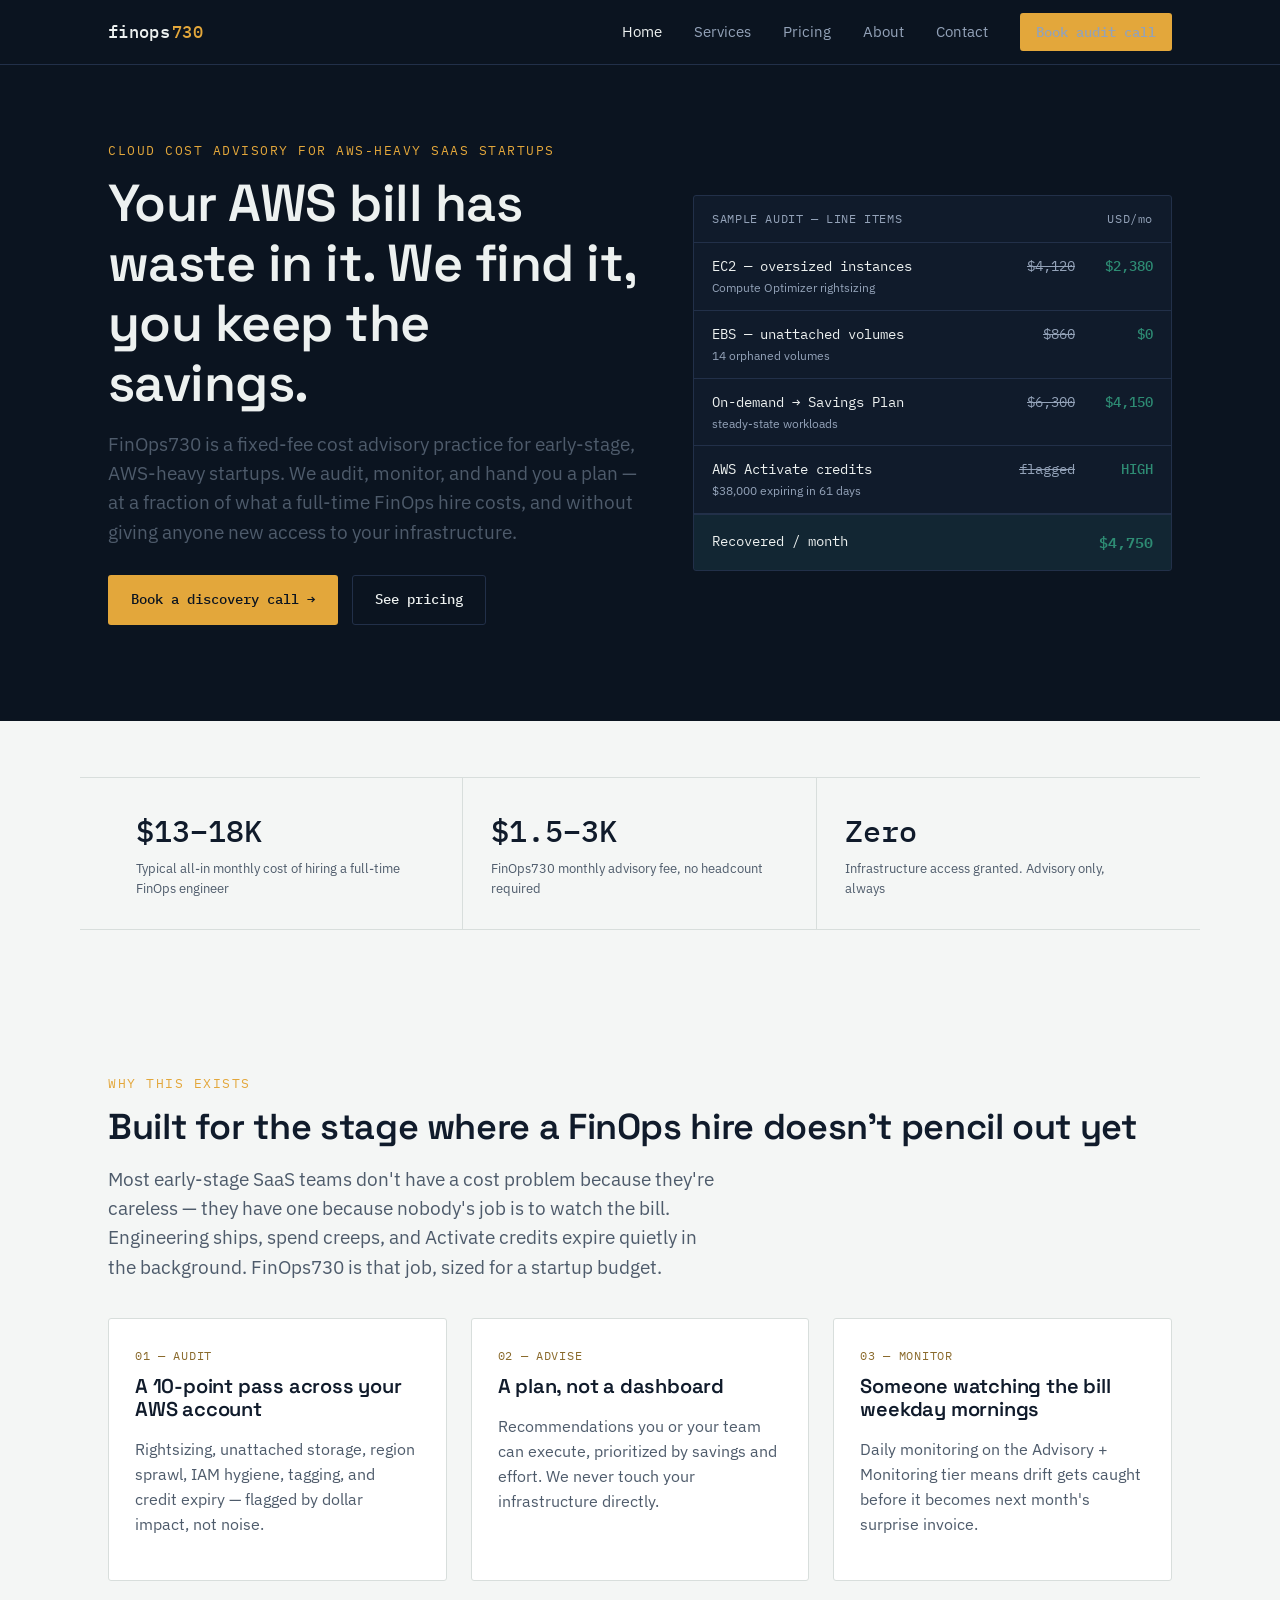
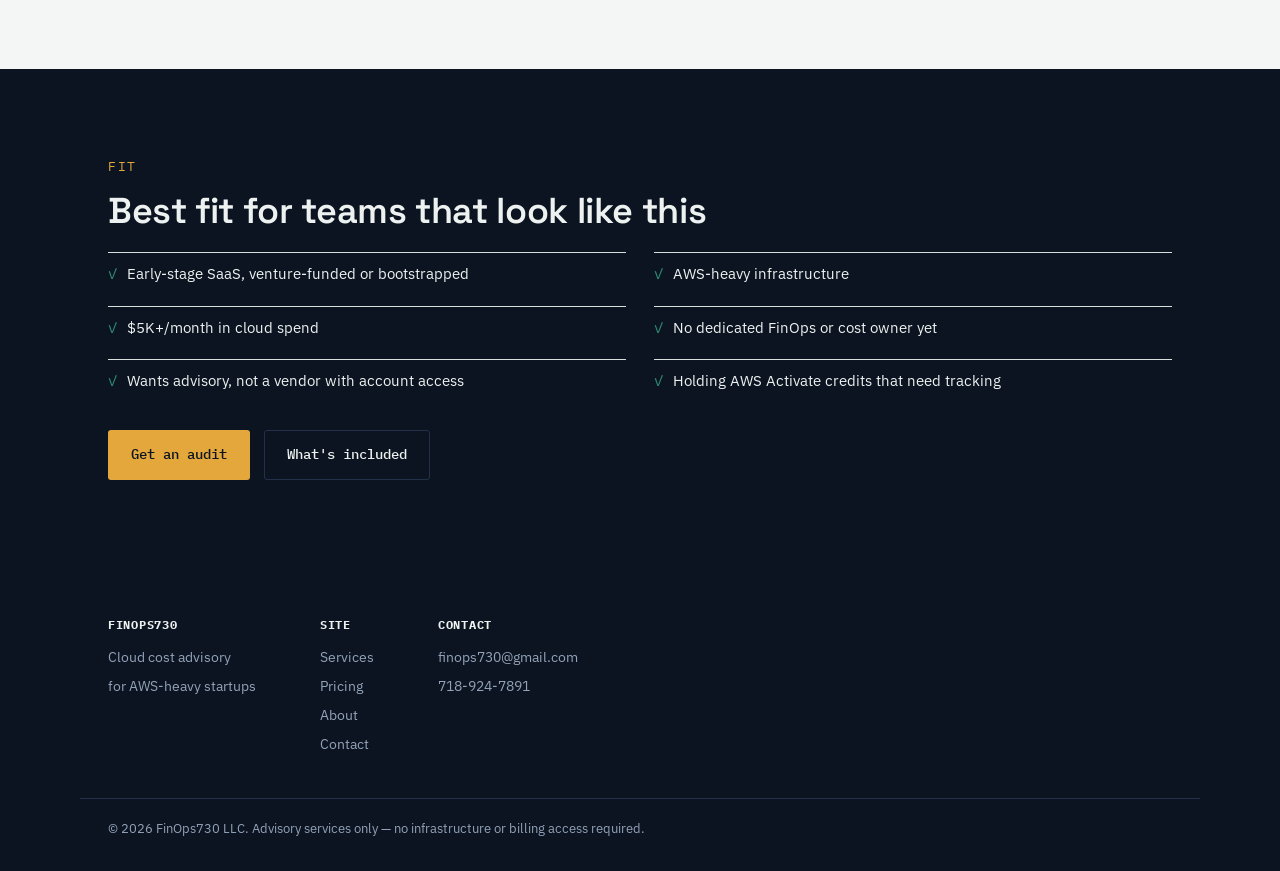
<file: index.html>
<!DOCTYPE html>
<html lang="en">
<head>
<meta charset="UTF-8">
<meta name="viewport" content="width=device-width, initial-scale=1.0">
<title>FinOps730 — Cloud Cost Advisory for AWS-Heavy Startups</title>
<meta name="description" content="Fixed-fee AWS cost advisory for early-stage SaaS teams. Advisory only, no infrastructure access — the cost control of a FinOps hire without the headcount.">
<link rel="canonical" href="https://finops730.com/">
<meta property="og:type" content="website">
<meta property="og:url" content="https://finops730.com/">
<meta property="og:title" content="FinOps730 — Cloud Cost Advisory for AWS-Heavy Startups">
<meta property="og:description" content="Fixed-fee AWS cost advisory for early-stage SaaS teams. Advisory only, no infrastructure access — the cost control of a FinOps hire without the headcount.">
<meta property="og:site_name" content="FinOps730">
<meta name="twitter:card" content="summary">
<meta name="twitter:title" content="FinOps730 — Cloud Cost Advisory for AWS-Heavy Startups">
<meta name="twitter:description" content="Fixed-fee AWS cost advisory for early-stage SaaS teams. Advisory only, no infrastructure access — the cost control of a FinOps hire without the headcount.">
<link rel="preconnect" href="https://fonts.googleapis.com">
<link href="https://fonts.googleapis.com/css2?family=Fraunces:opsz,wght@9..144,500;9..144,600;9..144,700&family=Space+Grotesk:wght@500;600;700&family=IBM+Plex+Sans:wght@400;500;600&family=IBM+Plex+Mono:wght@400;500;600&display=swap" rel="stylesheet">
<link rel="stylesheet" href="style.css">
<script type="application/ld+json">
{
  "@context": "https://schema.org",
  "@type": "ProfessionalService",
  "name": "FinOps730",
  "url": "https://finops730.com/",
  "description": "Fixed-fee AWS cost advisory for early-stage, AWS-heavy SaaS startups. Advisory only — no infrastructure access.",
  "areaServed": "US",
  "priceRange": "$1,500–$3,000/mo",
  "founder": {
    "@type": "Person",
    "name": "Stephen Matthews"
  },
  "email": "finops730@gmail.com",
  "telephone": "+1-718-924-7891",
  "sameAs": []
}
</script>
</head>
<body>

<nav class="nav">
  <div class="wrap">
    <a href="index.html" class="brand">finops<span class="accent">730</span></a>
    <button class="nav-toggle" aria-label="Toggle menu" onclick="document.querySelector('.nav-links').classList.toggle('open')">☰</button>
    <div class="nav-links">
      <a href="index.html" class="active">Home</a>
      <a href="services.html">Services</a>
      <a href="pricing.html">Pricing</a>
      <a href="about.html">About</a>
      <a href="contact.html">Contact</a>
      <a href="contact.html" class="nav-cta">Book audit call</a>
    </div>
  </div>
</nav>

<section class="hero">
  <div class="wrap hero-grid">
    <div>
      <p class="eyebrow">Cloud cost advisory for AWS-heavy SaaS startups</p>
      <h1>Your AWS bill has waste in it. We find it, you keep the savings.</h1>
      <p class="lede">FinOps730 is a fixed-fee cost advisory practice for early-stage, AWS-heavy startups. We audit, monitor, and hand you a plan — at a fraction of what a full-time FinOps hire costs, and without giving anyone new access to your infrastructure.</p>
      <div class="cta-row">
        <a href="contact.html" class="btn btn-primary">Book a discovery call →</a>
        <a href="pricing.html" class="btn btn-ghost">See pricing</a>
      </div>
    </div>
    <div class="ledger">
      <div class="ledger-head"><span>SAMPLE AUDIT — LINE ITEMS</span><span>USD/mo</span></div>
      <div class="ledger-row">
        <div class="ledger-item">EC2 — oversized instances<span class="ledger-note">Compute Optimizer rightsizing</span></div>
        <div class="ledger-was">$4,120</div>
        <div class="ledger-now">$2,380</div>
      </div>
      <div class="ledger-row">
        <div class="ledger-item">EBS — unattached volumes<span class="ledger-note">14 orphaned volumes</span></div>
        <div class="ledger-was">$860</div>
        <div class="ledger-now">$0</div>
      </div>
      <div class="ledger-row">
        <div class="ledger-item">On-demand → Savings Plan<span class="ledger-note">steady-state workloads</span></div>
        <div class="ledger-was">$6,300</div>
        <div class="ledger-now">$4,150</div>
      </div>
      <div class="ledger-row">
        <div class="ledger-item">AWS Activate credits<span class="ledger-note">$38,000 expiring in 61 days</span></div>
        <div class="ledger-was">flagged</div>
        <div class="ledger-now">HIGH</div>
      </div>
      <div class="ledger-total">
        <span class="label">Recovered / month</span>
        <span class="value">$4,750</span>
      </div>
    </div>
  </div>
</section>

<section class="tight">
  <div class="wrap stat-strip">
    <div class="stat">
      <div class="num">$13–18K</div>
      <div class="label">Typical all-in monthly cost of hiring a full-time FinOps engineer</div>
    </div>
    <div class="stat">
      <div class="num">$1.5–3K</div>
      <div class="label">FinOps730 monthly advisory fee, no headcount required</div>
    </div>
    <div class="stat">
      <div class="num">Zero</div>
      <div class="label">Infrastructure access granted. Advisory only, always</div>
    </div>
  </div>
</section>

<section>
  <div class="wrap">
    <p class="eyebrow">Why this exists</p>
    <h2>Built for the stage where a FinOps hire doesn't pencil out yet</h2>
    <p class="lede">Most early-stage SaaS teams don't have a cost problem because they're careless — they have one because nobody's job is to watch the bill. Engineering ships, spend creeps, and Activate credits expire quietly in the background. FinOps730 is that job, sized for a startup budget.</p>
    <div class="grid-3" style="margin-top:36px;">
      <div class="card">
        <span class="tag">01 — Audit</span>
        <h3>A 10-point pass across your AWS account</h3>
        <p>Rightsizing, unattached storage, region sprawl, IAM hygiene, tagging, and credit expiry — flagged by dollar impact, not noise.</p>
      </div>
      <div class="card">
        <span class="tag">02 — Advise</span>
        <h3>A plan, not a dashboard</h3>
        <p>Recommendations you or your team can execute, prioritized by savings and effort. We never touch your infrastructure directly.</p>
      </div>
      <div class="card">
        <span class="tag">03 — Monitor</span>
        <h3>Someone watching the bill weekday mornings</h3>
        <p>Daily monitoring on the Advisory + Monitoring tier means drift gets caught before it becomes next month's surprise invoice.</p>
      </div>
    </div>
  </div>
</section>

<section class="section-dark">
  <div class="wrap">
    <p class="eyebrow">Fit</p>
    <h2>Best fit for teams that look like this</h2>
    <div class="checklist" style="margin-top:20px;">
      <div>Early-stage SaaS, venture-funded or bootstrapped</div>
      <div>AWS-heavy infrastructure</div>
      <div>$5K+/month in cloud spend</div>
      <div>No dedicated FinOps or cost owner yet</div>
      <div>Wants advisory, not a vendor with account access</div>
      <div>Holding AWS Activate credits that need tracking</div>
    </div>
    <div class="cta-row">
      <a href="contact.html" class="btn btn-primary">Get an audit</a>
      <a href="services.html" class="btn btn-ghost">What's included</a>
    </div>
  </div>
</section>

<footer>
  <div class="wrap">
    <div class="footer-cols">
      <div class="footer-col">
        <h5>FinOps730</h5>
        <div>Cloud cost advisory</div>
        <div>for AWS-heavy startups</div>
      </div>
      <div class="footer-col">
        <h5>Site</h5>
        <div><a href="services.html">Services</a></div>
        <div><a href="pricing.html">Pricing</a></div>
        <div><a href="about.html">About</a></div>
        <div><a href="contact.html">Contact</a></div>
      </div>
      <div class="footer-col">
        <h5>Contact</h5>
        <div><a href="mailto:finops730@gmail.com">finops730@gmail.com</a></div>
        <div><a href="tel:+17189247891">718-924-7891</a></div>
      </div>
    </div>
  </div>
  <div class="wrap footer-bottom">
    © 2026 FinOps730 LLC. Advisory services only — no infrastructure or billing access required.
  </div>
</footer>

</body>
</html>
</file>
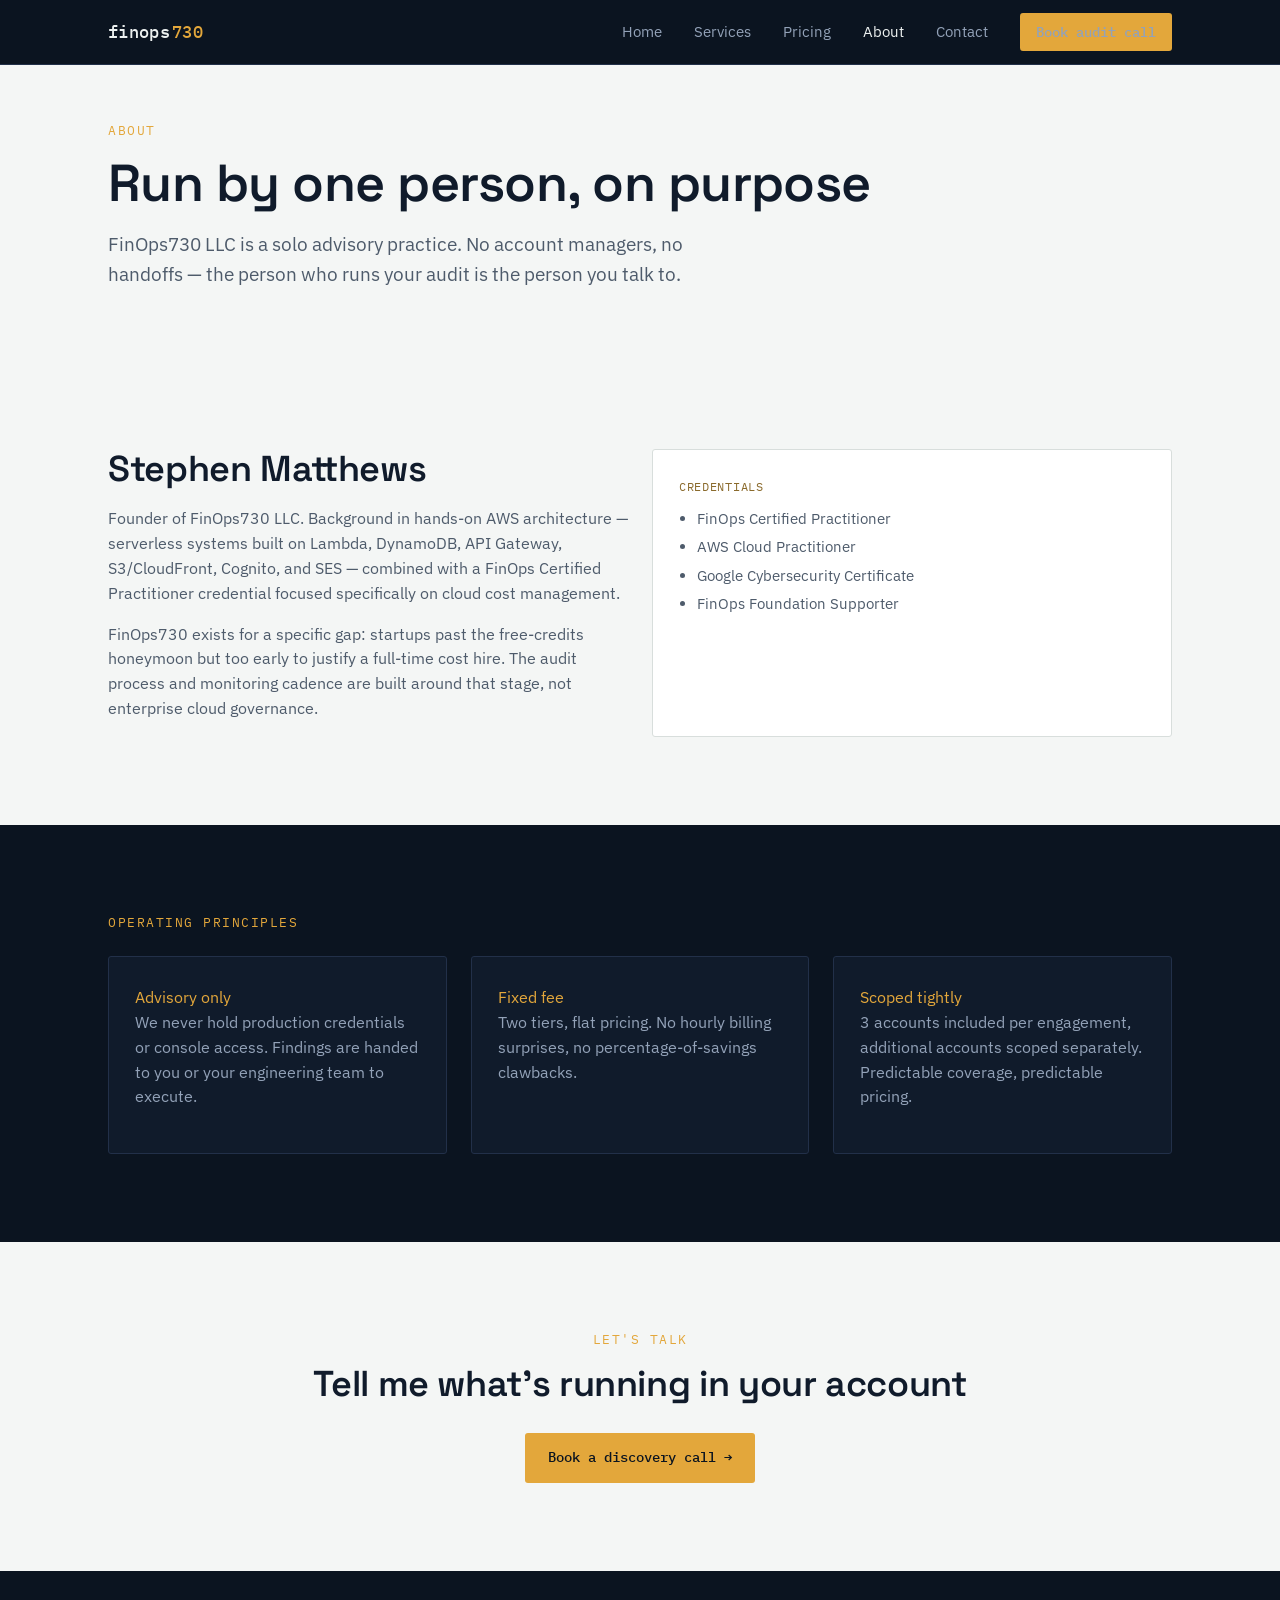
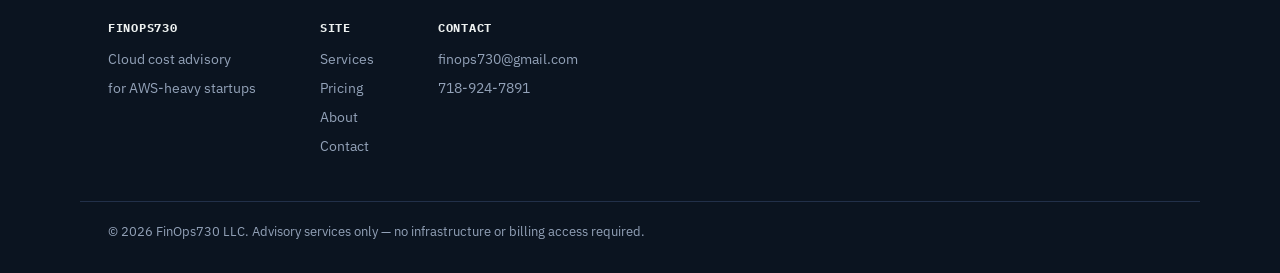
<file: about (1).html>
<!DOCTYPE html>
<html lang="en">
<head>
<meta charset="UTF-8">
<meta name="viewport" content="width=device-width, initial-scale=1.0">
<title>About — FinOps730</title>
<meta name="description" content="FinOps730 is run by Stephen Matthews, a FinOps Certified Practitioner and AWS Cloud Practitioner focused on cost advisory for early-stage SaaS teams.">
<link rel="canonical" href="https://finops730.com/about.html">
<meta property="og:type" content="website">
<meta property="og:url" content="https://finops730.com/about.html">
<meta property="og:title" content="About — FinOps730">
<meta property="og:description" content="FinOps730 is run by Stephen Matthews, a FinOps Certified Practitioner and AWS Cloud Practitioner focused on cost advisory for early-stage SaaS teams.">
<meta property="og:site_name" content="FinOps730">
<meta name="twitter:card" content="summary">
<meta name="twitter:title" content="About — FinOps730">
<meta name="twitter:description" content="FinOps730 is run by Stephen Matthews, a FinOps Certified Practitioner and AWS Cloud Practitioner focused on cost advisory for early-stage SaaS teams.">
<link rel="preconnect" href="https://fonts.googleapis.com">
<link href="https://fonts.googleapis.com/css2?family=Fraunces:opsz,wght@9..144,500;9..144,600;9..144,700&family=Space+Grotesk:wght@500;600;700&family=IBM+Plex+Sans:wght@400;500;600&family=IBM+Plex+Mono:wght@400;500;600&display=swap" rel="stylesheet">
<link rel="stylesheet" href="style.css">
</head>
<body>

<nav class="nav">
  <div class="wrap">
    <a href="index.html" class="brand">finops<span class="accent">730</span></a>
    <button class="nav-toggle" aria-label="Toggle menu" onclick="document.querySelector('.nav-links').classList.toggle('open')">☰</button>
    <div class="nav-links">
      <a href="index.html">Home</a>
      <a href="services.html">Services</a>
      <a href="pricing.html">Pricing</a>
      <a href="about.html" class="active">About</a>
      <a href="contact.html">Contact</a>
      <a href="contact.html" class="nav-cta">Book audit call</a>
    </div>
  </div>
</nav>

<section class="tight">
  <div class="wrap">
    <p class="eyebrow">About</p>
    <h1>Run by one person, on purpose</h1>
    <p class="lede">FinOps730 LLC is a solo advisory practice. No account managers, no handoffs — the person who runs your audit is the person you talk to.</p>
  </div>
</section>

<section>
  <div class="wrap grid-2">
    <div>
      <h2>Stephen Matthews</h2>
      <p>Founder of FinOps730 LLC. Background in hands-on AWS architecture — serverless systems built on Lambda, DynamoDB, API Gateway, S3/CloudFront, Cognito, and SES — combined with a FinOps Certified Practitioner credential focused specifically on cloud cost management.</p>
      <p>FinOps730 exists for a specific gap: startups past the free-credits honeymoon but too early to justify a full-time cost hire. The audit process and monitoring cadence are built around that stage, not enterprise cloud governance.</p>
    </div>
    <div class="card">
      <span class="tag">Credentials</span>
      <ul>
        <li>FinOps Certified Practitioner</li>
        <li>AWS Cloud Practitioner</li>
        <li>Google Cybersecurity Certificate</li>
        <li>FinOps Foundation Supporter</li>
      </ul>
    </div>
  </div>
</section>

<section class="section-dark">
  <div class="wrap">
    <p class="eyebrow">Operating principles</p>
    <div class="grid-3" style="margin-top:24px;">
      <div class="card-dark">
        <span class="tag">Advisory only</span>
        <p>We never hold production credentials or console access. Findings are handed to you or your engineering team to execute.</p>
      </div>
      <div class="card-dark">
        <span class="tag">Fixed fee</span>
        <p>Two tiers, flat pricing. No hourly billing surprises, no percentage-of-savings clawbacks.</p>
      </div>
      <div class="card-dark">
        <span class="tag">Scoped tightly</span>
        <p>3 accounts included per engagement, additional accounts scoped separately. Predictable coverage, predictable pricing.</p>
      </div>
    </div>
  </div>
</section>

<section class="center">
  <div class="wrap">
    <p class="eyebrow">Let's talk</p>
    <h2>Tell me what's running in your account</h2>
    <div class="cta-row" style="justify-content:center;">
      <a href="contact.html" class="btn btn-primary">Book a discovery call →</a>
    </div>
  </div>
</section>

<footer>
  <div class="wrap">
    <div class="footer-cols">
      <div class="footer-col">
        <h5>FinOps730</h5>
        <div>Cloud cost advisory</div>
        <div>for AWS-heavy startups</div>
      </div>
      <div class="footer-col">
        <h5>Site</h5>
        <div><a href="services.html">Services</a></div>
        <div><a href="pricing.html">Pricing</a></div>
        <div><a href="about.html">About</a></div>
        <div><a href="contact.html">Contact</a></div>
      </div>
      <div class="footer-col">
        <h5>Contact</h5>
        <div><a href="mailto:finops730@gmail.com">finops730@gmail.com</a></div>
        <div><a href="tel:+17189247891">718-924-7891</a></div>
      </div>
    </div>
  </div>
  <div class="wrap footer-bottom">
    © 2026 FinOps730 LLC. Advisory services only — no infrastructure or billing access required.
  </div>
</footer>

</body>
</html>
</file>
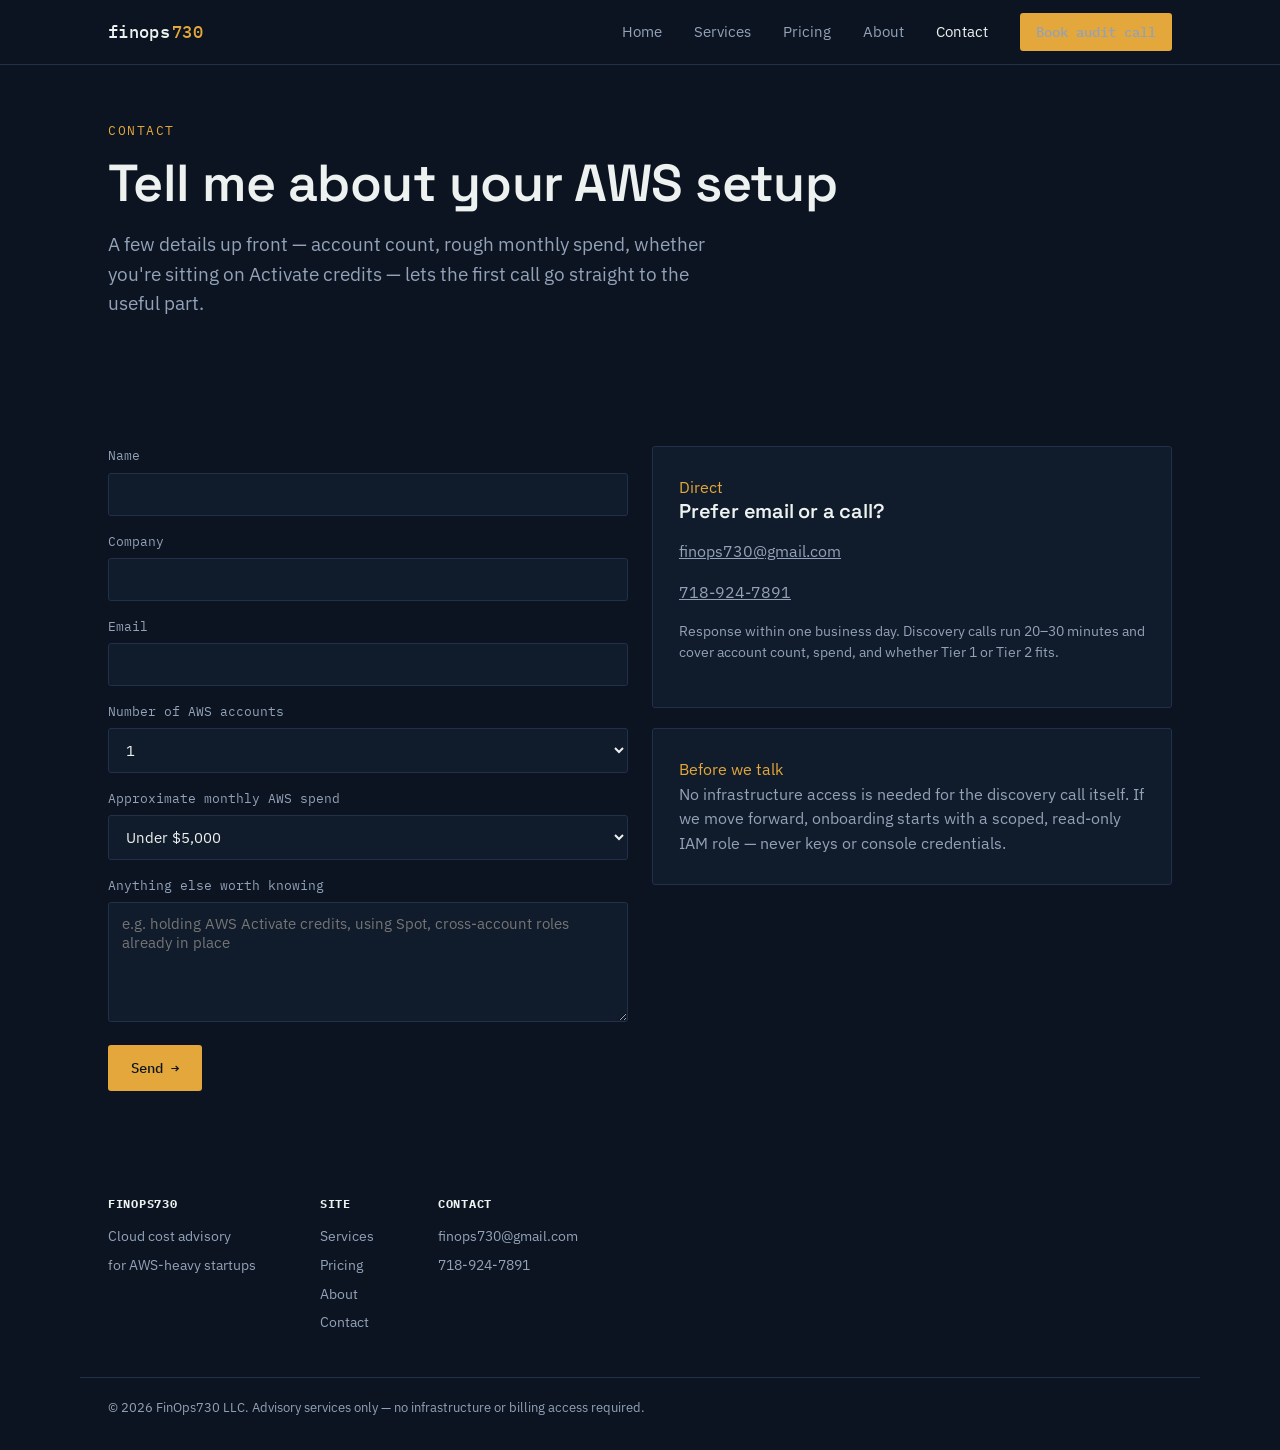
<file: contact (1).html>
<!DOCTYPE html>
<html lang="en">
<head>
<meta charset="UTF-8">
<meta name="viewport" content="width=device-width, initial-scale=1.0">
<title>Contact — FinOps730</title>
<meta name="description" content="Book a discovery call with FinOps730 or send details about your AWS account setup.">
<link rel="preconnect" href="https://fonts.googleapis.com">
<link href="https://fonts.googleapis.com/css2?family=Space+Grotesk:wght@500;600;700&family=IBM+Plex+Sans:wght@400;500;600&family=IBM+Plex+Mono:wght@400;500;600&display=swap" rel="stylesheet">
<link rel="stylesheet" href="style.css">
</head>
<body>

<nav class="nav">
  <div class="wrap">
    <a href="index.html" class="brand">finops<span class="accent">730</span></a>
    <button class="nav-toggle" aria-label="Toggle menu" onclick="document.querySelector('.nav-links').classList.toggle('open')">☰</button>
    <div class="nav-links">
      <a href="index.html">Home</a>
      <a href="services.html">Services</a>
      <a href="pricing.html">Pricing</a>
      <a href="about.html">About</a>
      <a href="contact.html" class="active">Contact</a>
      <a href="contact.html" class="nav-cta">Book audit call</a>
    </div>
  </div>
</nav>

<section class="section-dark tight">
  <div class="wrap">
    <p class="eyebrow">Contact</p>
    <h1>Tell me about your AWS setup</h1>
    <p class="lede">A few details up front — account count, rough monthly spend, whether you're sitting on Activate credits — lets the first call go straight to the useful part.</p>
  </div>
</section>

<section class="section-dark tight">
  <div class="wrap grid-2">
    <form class="contact-form" action="https://formspree.io/f/xrenkkqw" method="POST">
      <input type="hidden" name="_subject" value="New FinOps730 inquiry">
      <div>
        <label for="name">Name</label>
        <input type="text" id="name" name="Name" required>
      </div>
      <div>
        <label for="company">Company</label>
        <input type="text" id="company" name="Company" required>
      </div>
      <div>
        <label for="email">Email</label>
        <input type="email" id="email" name="Email" required>
      </div>
      <div>
        <label for="accounts">Number of AWS accounts</label>
        <select id="accounts" name="AWS accounts">
          <option>1</option>
          <option>2</option>
          <option>3</option>
          <option>4+</option>
        </select>
      </div>
      <div>
        <label for="spend">Approximate monthly AWS spend</label>
        <select id="spend" name="Monthly spend">
          <option>Under $5,000</option>
          <option>$5,000 – $15,000</option>
          <option>$15,000 – $50,000</option>
          <option>$50,000+</option>
        </select>
      </div>
      <div>
        <label for="message">Anything else worth knowing</label>
        <textarea id="message" name="Message" placeholder="e.g. holding AWS Activate credits, using Spot, cross-account roles already in place"></textarea>
      </div>
      <button type="submit" class="btn btn-primary" style="justify-self:start;">Send →</button>
    </form>

    <div>
      <div class="card-dark">
        <span class="tag">Direct</span>
        <h3>Prefer email or a call?</h3>
        <p><a href="mailto:finops730@gmail.com">finops730@gmail.com</a></p>
        <p><a href="tel:+17189247891">718-924-7891</a></p>
        <p class="small" style="margin-top:16px;">Response within one business day. Discovery calls run 20–30 minutes and cover account count, spend, and whether Tier 1 or Tier 2 fits.</p>
      </div>
      <div class="card-dark" style="margin-top:20px;">
        <span class="tag">Before we talk</span>
        <p style="margin:0;">No infrastructure access is needed for the discovery call itself. If we move forward, onboarding starts with a scoped, read-only IAM role — never keys or console credentials.</p>
      </div>
    </div>
  </div>
</section>

<footer>
  <div class="wrap">
    <div class="footer-cols">
      <div class="footer-col">
        <h5>FinOps730</h5>
        <div>Cloud cost advisory</div>
        <div>for AWS-heavy startups</div>
      </div>
      <div class="footer-col">
        <h5>Site</h5>
        <div><a href="services.html">Services</a></div>
        <div><a href="pricing.html">Pricing</a></div>
        <div><a href="about.html">About</a></div>
        <div><a href="contact.html">Contact</a></div>
      </div>
      <div class="footer-col">
        <h5>Contact</h5>
        <div><a href="mailto:finops730@gmail.com">finops730@gmail.com</a></div>
        <div><a href="tel:+17189247891">718-924-7891</a></div>
      </div>
    </div>
  </div>
  <div class="wrap footer-bottom">
    © 2026 FinOps730 LLC. Advisory services only — no infrastructure or billing access required.
  </div>
</footer>

</body>
</html>
</file>
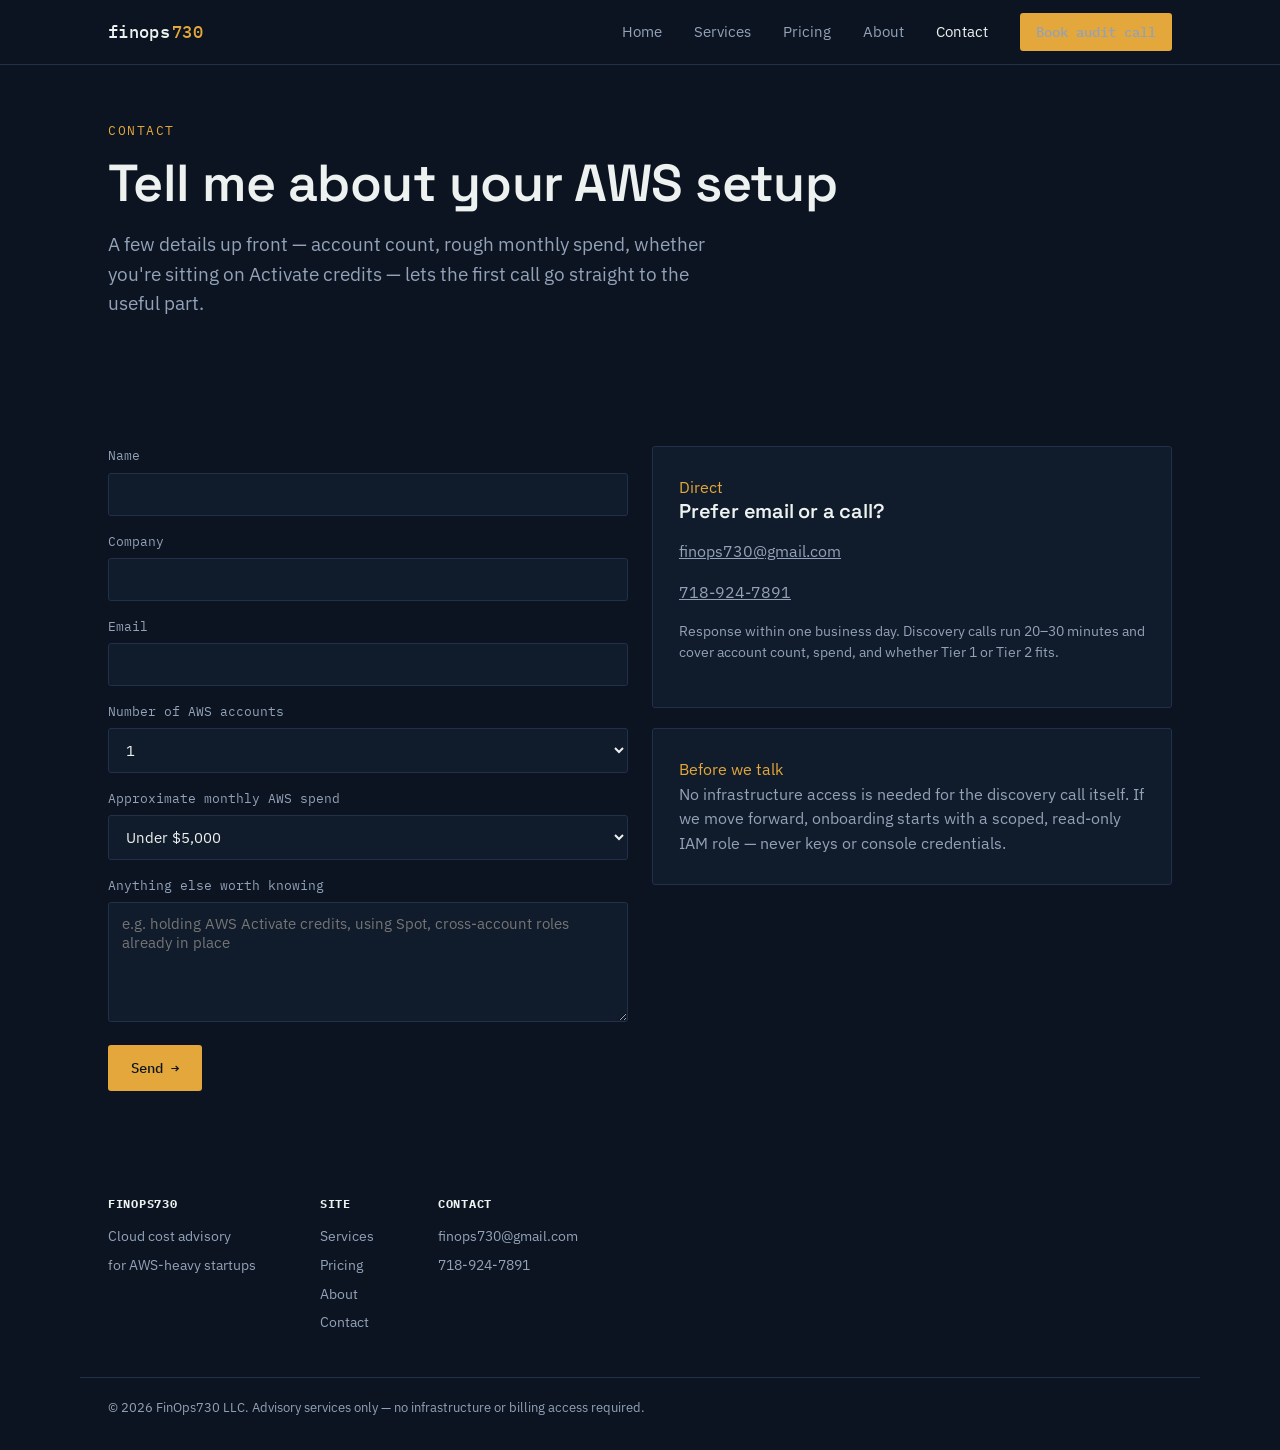
<file: contact (3).html>
<!DOCTYPE html>
<html lang="en">
<head>
<meta charset="UTF-8">
<meta name="viewport" content="width=device-width, initial-scale=1.0">
<title>Contact — FinOps730</title>
<meta name="description" content="Book a discovery call with FinOps730 or send details about your AWS account setup.">
<link rel="canonical" href="https://finops730.com/contact.html">
<meta property="og:type" content="website">
<meta property="og:url" content="https://finops730.com/contact.html">
<meta property="og:title" content="Contact — FinOps730">
<meta property="og:description" content="Book a discovery call with FinOps730 or send details about your AWS account setup.">
<meta property="og:site_name" content="FinOps730">
<meta name="twitter:card" content="summary">
<meta name="twitter:title" content="Contact — FinOps730">
<meta name="twitter:description" content="Book a discovery call with FinOps730 or send details about your AWS account setup.">
<link rel="preconnect" href="https://fonts.googleapis.com">
<link href="https://fonts.googleapis.com/css2?family=Fraunces:opsz,wght@9..144,500;9..144,600;9..144,700&family=Space+Grotesk:wght@500;600;700&family=IBM+Plex+Sans:wght@400;500;600&family=IBM+Plex+Mono:wght@400;500;600&display=swap" rel="stylesheet">
<link rel="stylesheet" href="style.css">
</head>
<body>

<nav class="nav">
  <div class="wrap">
    <a href="index.html" class="brand">finops<span class="accent">730</span></a>
    <button class="nav-toggle" aria-label="Toggle menu" onclick="document.querySelector('.nav-links').classList.toggle('open')">☰</button>
    <div class="nav-links">
      <a href="index.html">Home</a>
      <a href="services.html">Services</a>
      <a href="pricing.html">Pricing</a>
      <a href="about.html">About</a>
      <a href="contact.html" class="active">Contact</a>
      <a href="contact.html" class="nav-cta">Book audit call</a>
    </div>
  </div>
</nav>

<section class="section-dark tight">
  <div class="wrap">
    <p class="eyebrow">Contact</p>
    <h1>Tell me about your AWS setup</h1>
    <p class="lede">A few details up front — account count, rough monthly spend, whether you're sitting on Activate credits — lets the first call go straight to the useful part.</p>
  </div>
</section>

<section class="section-dark tight">
  <div class="wrap grid-2">
    <form class="contact-form" action="https://formspree.io/f/xrenkkqw" method="POST">
      <input type="hidden" name="_subject" value="New FinOps730 inquiry">
      <div>
        <label for="name">Name</label>
        <input type="text" id="name" name="Name" required>
      </div>
      <div>
        <label for="company">Company</label>
        <input type="text" id="company" name="Company" required>
      </div>
      <div>
        <label for="email">Email</label>
        <input type="email" id="email" name="Email" required>
      </div>
      <div>
        <label for="accounts">Number of AWS accounts</label>
        <select id="accounts" name="AWS accounts">
          <option>1</option>
          <option>2</option>
          <option>3</option>
          <option>4+</option>
        </select>
      </div>
      <div>
        <label for="spend">Approximate monthly AWS spend</label>
        <select id="spend" name="Monthly spend">
          <option>Under $5,000</option>
          <option>$5,000 – $15,000</option>
          <option>$15,000 – $50,000</option>
          <option>$50,000+</option>
        </select>
      </div>
      <div>
        <label for="message">Anything else worth knowing</label>
        <textarea id="message" name="Message" placeholder="e.g. holding AWS Activate credits, using Spot, cross-account roles already in place"></textarea>
      </div>
      <button type="submit" class="btn btn-primary" style="justify-self:start;">Send →</button>
    </form>

    <div>
      <div class="card-dark">
        <span class="tag">Direct</span>
        <h3>Prefer email or a call?</h3>
        <p><a href="mailto:finops730@gmail.com">finops730@gmail.com</a></p>
        <p><a href="tel:+17189247891">718-924-7891</a></p>
        <p class="small" style="margin-top:16px;">Response within one business day. Discovery calls run 20–30 minutes and cover account count, spend, and whether Tier 1 or Tier 2 fits.</p>
      </div>
      <div class="card-dark" style="margin-top:20px;">
        <span class="tag">Before we talk</span>
        <p style="margin:0;">No infrastructure access is needed for the discovery call itself. If we move forward, onboarding starts with a scoped, read-only IAM role — never keys or console credentials.</p>
      </div>
    </div>
  </div>
</section>

<footer>
  <div class="wrap">
    <div class="footer-cols">
      <div class="footer-col">
        <h5>FinOps730</h5>
        <div>Cloud cost advisory</div>
        <div>for AWS-heavy startups</div>
      </div>
      <div class="footer-col">
        <h5>Site</h5>
        <div><a href="services.html">Services</a></div>
        <div><a href="pricing.html">Pricing</a></div>
        <div><a href="about.html">About</a></div>
        <div><a href="contact.html">Contact</a></div>
      </div>
      <div class="footer-col">
        <h5>Contact</h5>
        <div><a href="mailto:finops730@gmail.com">finops730@gmail.com</a></div>
        <div><a href="tel:+17189247891">718-924-7891</a></div>
      </div>
    </div>
  </div>
  <div class="wrap footer-bottom">
    © 2026 FinOps730 LLC. Advisory services only — no infrastructure or billing access required.
  </div>
</footer>

</body>
</html>
</file>
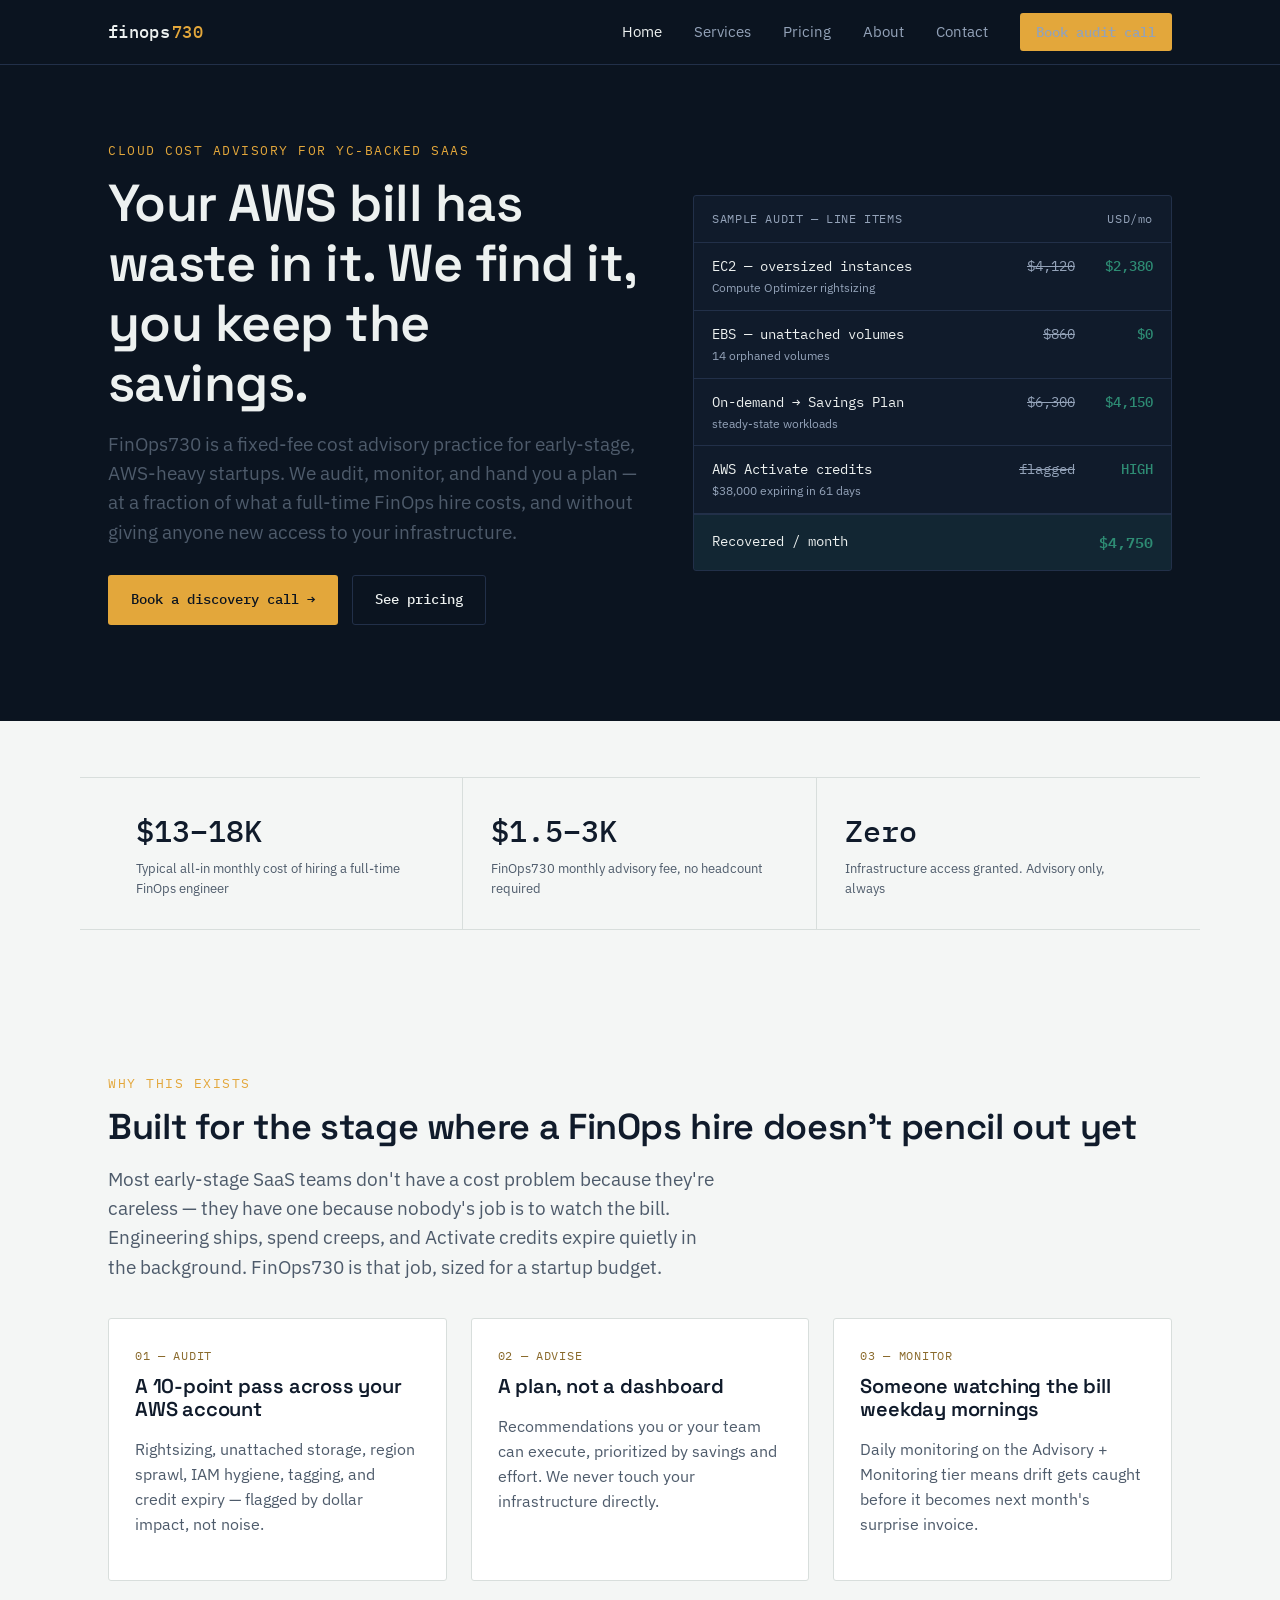
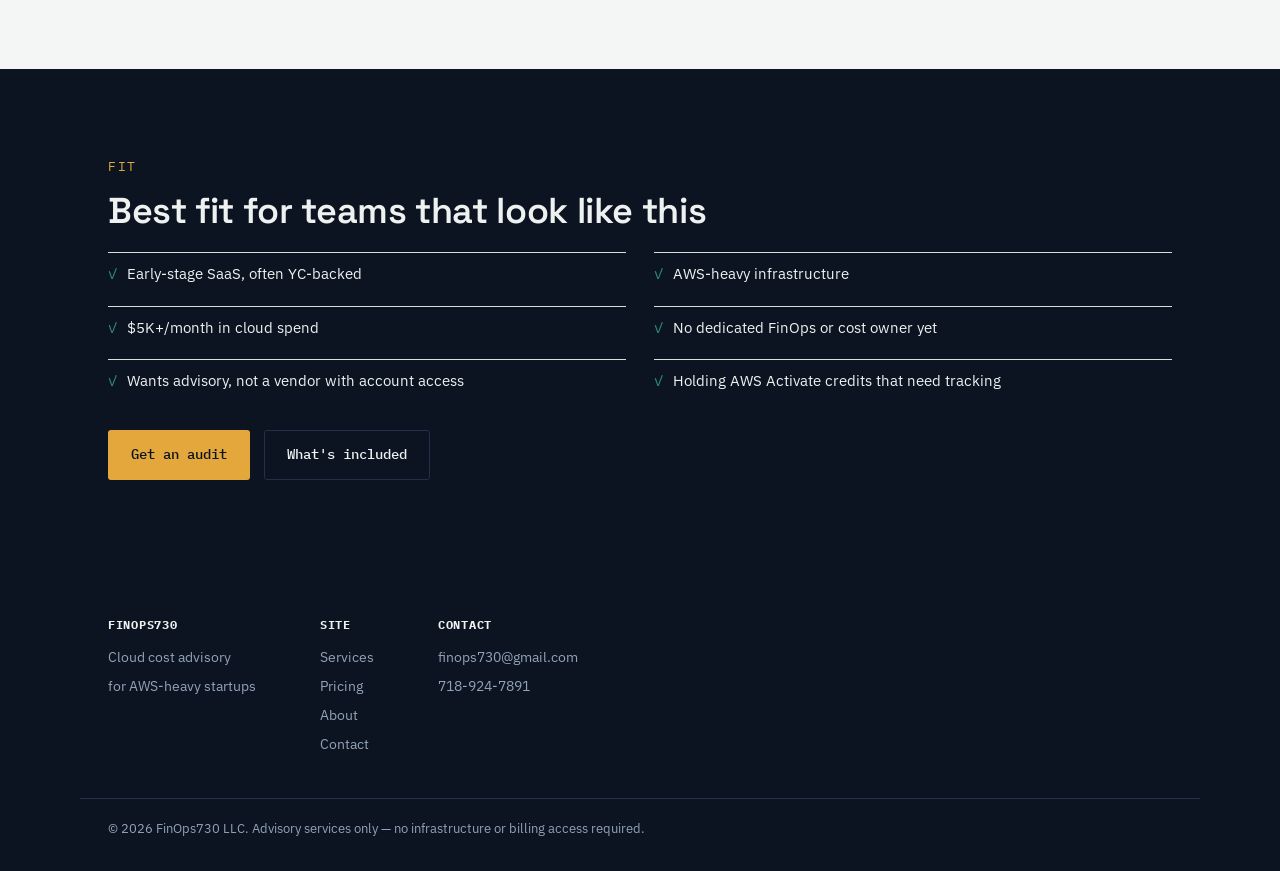
<file: index (1).html>
<!DOCTYPE html>
<html lang="en">
<head>
<meta charset="UTF-8">
<meta name="viewport" content="width=device-width, initial-scale=1.0">
<title>FinOps730 — Cloud Cost Advisory for AWS-Heavy Startups</title>
<meta name="description" content="Fixed-fee AWS cost advisory for early-stage SaaS teams. Advisory only, no infrastructure access, 10 hrs/week max — the cost control of a FinOps hire without the headcount.">
<link rel="preconnect" href="https://fonts.googleapis.com">
<link href="https://fonts.googleapis.com/css2?family=Space+Grotesk:wght@500;600;700&family=IBM+Plex+Sans:wght@400;500;600&family=IBM+Plex+Mono:wght@400;500;600&display=swap" rel="stylesheet">
<link rel="stylesheet" href="style.css">
</head>
<body>

<nav class="nav">
  <div class="wrap">
    <a href="index.html" class="brand">finops<span class="accent">730</span></a>
    <button class="nav-toggle" aria-label="Toggle menu" onclick="document.querySelector('.nav-links').classList.toggle('open')">☰</button>
    <div class="nav-links">
      <a href="index.html" class="active">Home</a>
      <a href="services.html">Services</a>
      <a href="pricing.html">Pricing</a>
      <a href="about.html">About</a>
      <a href="contact.html">Contact</a>
      <a href="contact.html" class="nav-cta">Book audit call</a>
    </div>
  </div>
</nav>

<section class="hero">
  <div class="wrap hero-grid">
    <div>
      <p class="eyebrow">Cloud cost advisory for YC-backed SaaS</p>
      <h1>Your AWS bill has waste in it. We find it, you keep the savings.</h1>
      <p class="lede">FinOps730 is a fixed-fee cost advisory practice for early-stage, AWS-heavy startups. We audit, monitor, and hand you a plan — at a fraction of what a full-time FinOps hire costs, and without giving anyone new access to your infrastructure.</p>
      <div class="cta-row">
        <a href="contact.html" class="btn btn-primary">Book a discovery call →</a>
        <a href="pricing.html" class="btn btn-ghost">See pricing</a>
      </div>
    </div>
    <div class="ledger">
      <div class="ledger-head"><span>SAMPLE AUDIT — LINE ITEMS</span><span>USD/mo</span></div>
      <div class="ledger-row">
        <div class="ledger-item">EC2 — oversized instances<span class="ledger-note">Compute Optimizer rightsizing</span></div>
        <div class="ledger-was">$4,120</div>
        <div class="ledger-now">$2,380</div>
      </div>
      <div class="ledger-row">
        <div class="ledger-item">EBS — unattached volumes<span class="ledger-note">14 orphaned volumes</span></div>
        <div class="ledger-was">$860</div>
        <div class="ledger-now">$0</div>
      </div>
      <div class="ledger-row">
        <div class="ledger-item">On-demand → Savings Plan<span class="ledger-note">steady-state workloads</span></div>
        <div class="ledger-was">$6,300</div>
        <div class="ledger-now">$4,150</div>
      </div>
      <div class="ledger-row">
        <div class="ledger-item">AWS Activate credits<span class="ledger-note">$38,000 expiring in 61 days</span></div>
        <div class="ledger-was">flagged</div>
        <div class="ledger-now">HIGH</div>
      </div>
      <div class="ledger-total">
        <span class="label">Recovered / month</span>
        <span class="value">$4,750</span>
      </div>
    </div>
  </div>
</section>

<section class="tight">
  <div class="wrap stat-strip">
    <div class="stat">
      <div class="num">$13–18K</div>
      <div class="label">Typical all-in monthly cost of hiring a full-time FinOps engineer</div>
    </div>
    <div class="stat">
      <div class="num">$1.5–3K</div>
      <div class="label">FinOps730 monthly advisory fee, no headcount required</div>
    </div>
    <div class="stat">
      <div class="num">Zero</div>
      <div class="label">Infrastructure access granted. Advisory only, always</div>
    </div>
  </div>
</section>

<section>
  <div class="wrap">
    <p class="eyebrow">Why this exists</p>
    <h2>Built for the stage where a FinOps hire doesn't pencil out yet</h2>
    <p class="lede">Most early-stage SaaS teams don't have a cost problem because they're careless — they have one because nobody's job is to watch the bill. Engineering ships, spend creeps, and Activate credits expire quietly in the background. FinOps730 is that job, sized for a startup budget.</p>
    <div class="grid-3" style="margin-top:36px;">
      <div class="card">
        <span class="tag">01 — Audit</span>
        <h3>A 10-point pass across your AWS account</h3>
        <p>Rightsizing, unattached storage, region sprawl, IAM hygiene, tagging, and credit expiry — flagged by dollar impact, not noise.</p>
      </div>
      <div class="card">
        <span class="tag">02 — Advise</span>
        <h3>A plan, not a dashboard</h3>
        <p>Recommendations you or your team can execute, prioritized by savings and effort. We never touch your infrastructure directly.</p>
      </div>
      <div class="card">
        <span class="tag">03 — Monitor</span>
        <h3>Someone watching the bill weekday mornings</h3>
        <p>Daily monitoring on the Advisory + Monitoring tier means drift gets caught before it becomes next month's surprise invoice.</p>
      </div>
    </div>
  </div>
</section>

<section class="section-dark">
  <div class="wrap">
    <p class="eyebrow">Fit</p>
    <h2>Best fit for teams that look like this</h2>
    <div class="checklist" style="margin-top:20px;">
      <div>Early-stage SaaS, often YC-backed</div>
      <div>AWS-heavy infrastructure</div>
      <div>$5K+/month in cloud spend</div>
      <div>No dedicated FinOps or cost owner yet</div>
      <div>Wants advisory, not a vendor with account access</div>
      <div>Holding AWS Activate credits that need tracking</div>
    </div>
    <div class="cta-row">
      <a href="contact.html" class="btn btn-primary">Get an audit</a>
      <a href="services.html" class="btn btn-ghost">What's included</a>
    </div>
  </div>
</section>

<footer>
  <div class="wrap">
    <div class="footer-cols">
      <div class="footer-col">
        <h5>FinOps730</h5>
        <div>Cloud cost advisory</div>
        <div>for AWS-heavy startups</div>
      </div>
      <div class="footer-col">
        <h5>Site</h5>
        <div><a href="services.html">Services</a></div>
        <div><a href="pricing.html">Pricing</a></div>
        <div><a href="about.html">About</a></div>
        <div><a href="contact.html">Contact</a></div>
      </div>
      <div class="footer-col">
        <h5>Contact</h5>
        <div><a href="mailto:finops730@gmail.com">finops730@gmail.com</a></div>
        <div><a href="tel:+17189247891">718-924-7891</a></div>
      </div>
    </div>
  </div>
  <div class="wrap footer-bottom">
    © 2026 FinOps730 LLC. Advisory services only — no infrastructure or billing access required.
  </div>
</footer>

</body>
</html>
</file>
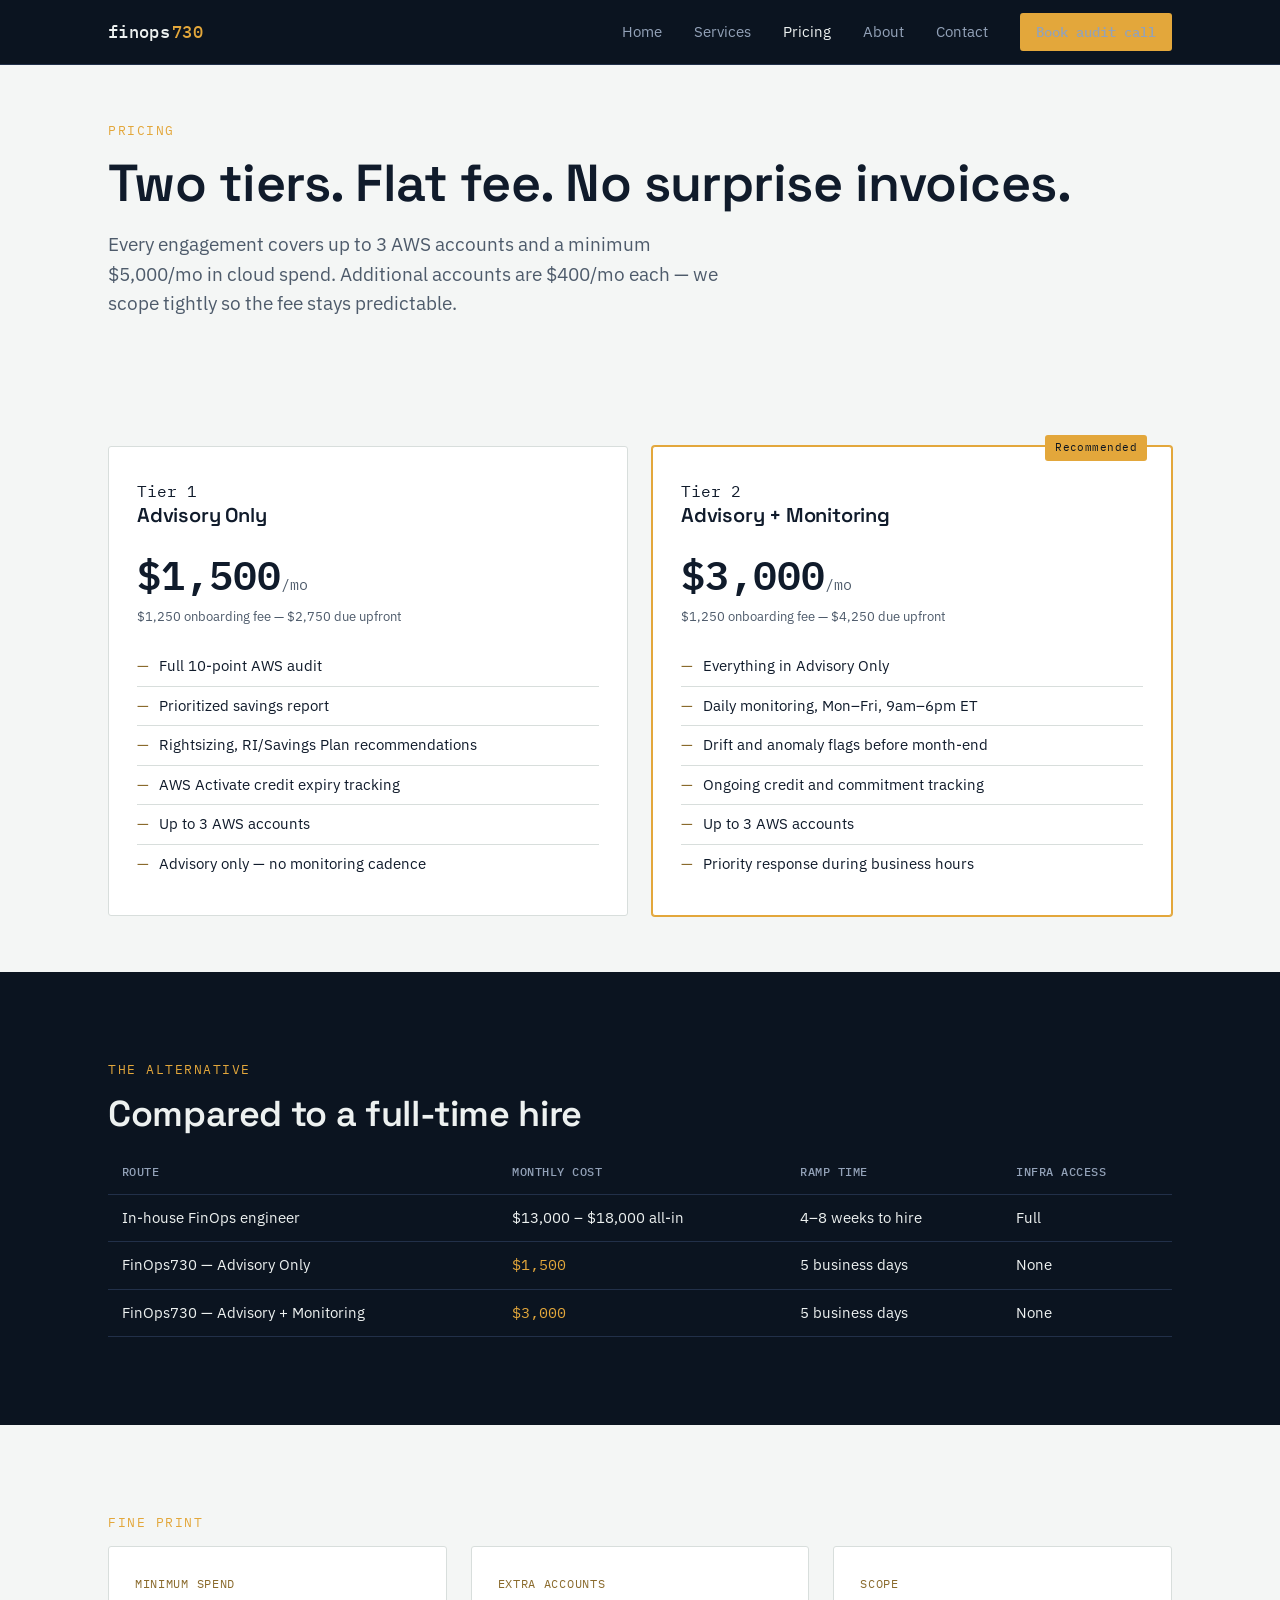
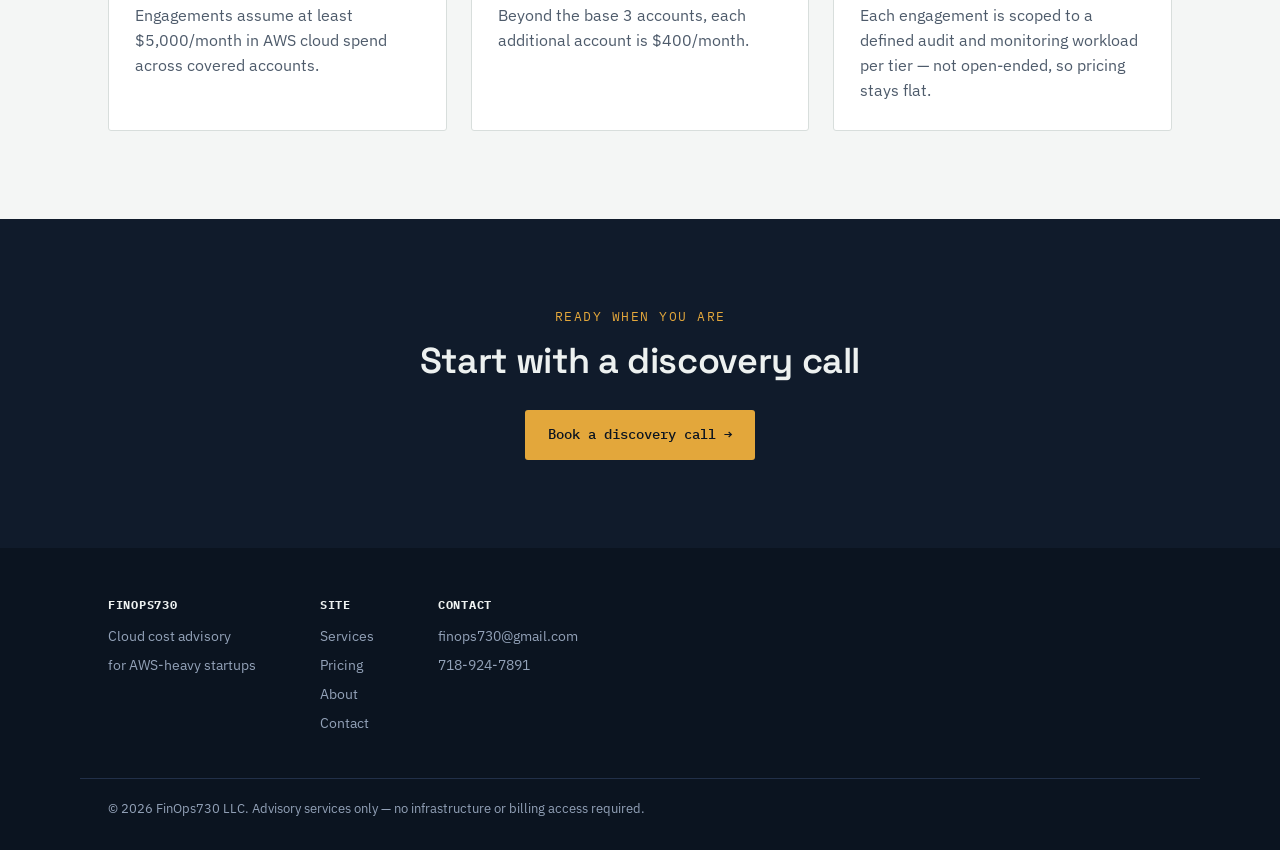
<file: pricing (1).html>
<!DOCTYPE html>
<html lang="en">
<head>
<meta charset="UTF-8">
<meta name="viewport" content="width=device-width, initial-scale=1.0">
<title>Pricing — FinOps730</title>
<meta name="description" content="Fixed-fee FinOps advisory pricing: Advisory Only at $1,500/mo, Advisory + Monitoring at $3,000/mo.">
<link rel="canonical" href="https://finops730.com/pricing.html">
<meta property="og:type" content="website">
<meta property="og:url" content="https://finops730.com/pricing.html">
<meta property="og:title" content="Pricing — FinOps730">
<meta property="og:description" content="Fixed-fee FinOps advisory pricing: Advisory Only at $1,500/mo, Advisory + Monitoring at $3,000/mo.">
<meta property="og:site_name" content="FinOps730">
<meta name="twitter:card" content="summary">
<meta name="twitter:title" content="Pricing — FinOps730">
<meta name="twitter:description" content="Fixed-fee FinOps advisory pricing: Advisory Only at $1,500/mo, Advisory + Monitoring at $3,000/mo.">
<link rel="preconnect" href="https://fonts.googleapis.com">
<link href="https://fonts.googleapis.com/css2?family=Fraunces:opsz,wght@9..144,500;9..144,600;9..144,700&family=Space+Grotesk:wght@500;600;700&family=IBM+Plex+Sans:wght@400;500;600&family=IBM+Plex+Mono:wght@400;500;600&display=swap" rel="stylesheet">
<link rel="stylesheet" href="style.css">
</head>
<body>

<nav class="nav">
  <div class="wrap">
    <a href="index.html" class="brand">finops<span class="accent">730</span></a>
    <button class="nav-toggle" aria-label="Toggle menu" onclick="document.querySelector('.nav-links').classList.toggle('open')">☰</button>
    <div class="nav-links">
      <a href="index.html">Home</a>
      <a href="services.html">Services</a>
      <a href="pricing.html" class="active">Pricing</a>
      <a href="about.html">About</a>
      <a href="contact.html">Contact</a>
      <a href="contact.html" class="nav-cta">Book audit call</a>
    </div>
  </div>
</nav>

<section class="tight">
  <div class="wrap">
    <p class="eyebrow">Pricing</p>
    <h1>Two tiers. Flat fee. No surprise invoices.</h1>
    <p class="lede">Every engagement covers up to 3 AWS accounts and a minimum $5,000/mo in cloud spend. Additional accounts are $400/mo each — we scope tightly so the fee stays predictable.</p>
  </div>
</section>

<section class="tight">
  <div class="wrap grid-2">
    <div class="tier">
      <span class="tag mono">Tier 1</span>
      <h3>Advisory Only</h3>
      <div class="price">$1,500<span>/mo</span></div>
      <div class="sub">$1,250 onboarding fee — $2,750 due upfront</div>
      <ul>
        <li>Full 10-point AWS audit</li>
        <li>Prioritized savings report</li>
        <li>Rightsizing, RI/Savings Plan recommendations</li>
        <li>AWS Activate credit expiry tracking</li>
        <li>Up to 3 AWS accounts</li>
        <li>Advisory only — no monitoring cadence</li>
      </ul>
    </div>
    <div class="tier featured">
      <span class="badge">Recommended</span>
      <span class="tag mono">Tier 2</span>
      <h3>Advisory + Monitoring</h3>
      <div class="price">$3,000<span>/mo</span></div>
      <div class="sub">$1,250 onboarding fee — $4,250 due upfront</div>
      <ul>
        <li>Everything in Advisory Only</li>
        <li>Daily monitoring, Mon–Fri, 9am–6pm ET</li>
        <li>Drift and anomaly flags before month-end</li>
        <li>Ongoing credit and commitment tracking</li>
        <li>Up to 3 AWS accounts</li>
        <li>Priority response during business hours</li>
      </ul>
    </div>
  </div>
</section>

<section class="section-dark">
  <div class="wrap">
    <p class="eyebrow">The alternative</p>
    <h2>Compared to a full-time hire</h2>
    <table class="compare-table">
      <thead>
        <tr><th>Route</th><th>Monthly cost</th><th>Ramp time</th><th>Infra access</th></tr>
      </thead>
      <tbody>
        <tr><td>In-house FinOps engineer</td><td>$13,000 – $18,000 all-in</td><td>4–8 weeks to hire</td><td>Full</td></tr>
        <tr><td>FinOps730 — Advisory Only</td><td class="hi">$1,500</td><td>5 business days</td><td>None</td></tr>
        <tr><td>FinOps730 — Advisory + Monitoring</td><td class="hi">$3,000</td><td>5 business days</td><td>None</td></tr>
      </tbody>
    </table>
  </div>
</section>

<section>
  <div class="wrap">
    <p class="eyebrow">Fine print</p>
    <div class="grid-3">
      <div class="card">
        <span class="tag">Minimum spend</span>
        <p style="margin:0;">Engagements assume at least $5,000/month in AWS cloud spend across covered accounts.</p>
      </div>
      <div class="card">
        <span class="tag">Extra accounts</span>
        <p style="margin:0;">Beyond the base 3 accounts, each additional account is $400/month.</p>
      </div>
      <div class="card">
        <span class="tag">Scope</span>
        <p style="margin:0;">Each engagement is scoped to a defined audit and monitoring workload per tier — not open-ended, so pricing stays flat.</p>
      </div>
    </div>
  </div>
</section>

<section class="section-raised center">
  <div class="wrap">
    <p class="eyebrow">Ready when you are</p>
    <h2>Start with a discovery call</h2>
    <div class="cta-row" style="justify-content:center;">
      <a href="contact.html" class="btn btn-primary">Book a discovery call →</a>
    </div>
  </div>
</section>

<footer>
  <div class="wrap">
    <div class="footer-cols">
      <div class="footer-col">
        <h5>FinOps730</h5>
        <div>Cloud cost advisory</div>
        <div>for AWS-heavy startups</div>
      </div>
      <div class="footer-col">
        <h5>Site</h5>
        <div><a href="services.html">Services</a></div>
        <div><a href="pricing.html">Pricing</a></div>
        <div><a href="about.html">About</a></div>
        <div><a href="contact.html">Contact</a></div>
      </div>
      <div class="footer-col">
        <h5>Contact</h5>
        <div><a href="mailto:finops730@gmail.com">finops730@gmail.com</a></div>
        <div><a href="tel:+17189247891">718-924-7891</a></div>
      </div>
    </div>
  </div>
  <div class="wrap footer-bottom">
    © 2026 FinOps730 LLC. Advisory services only — no infrastructure or billing access required.
  </div>
</footer>

</body>
</html>
</file>
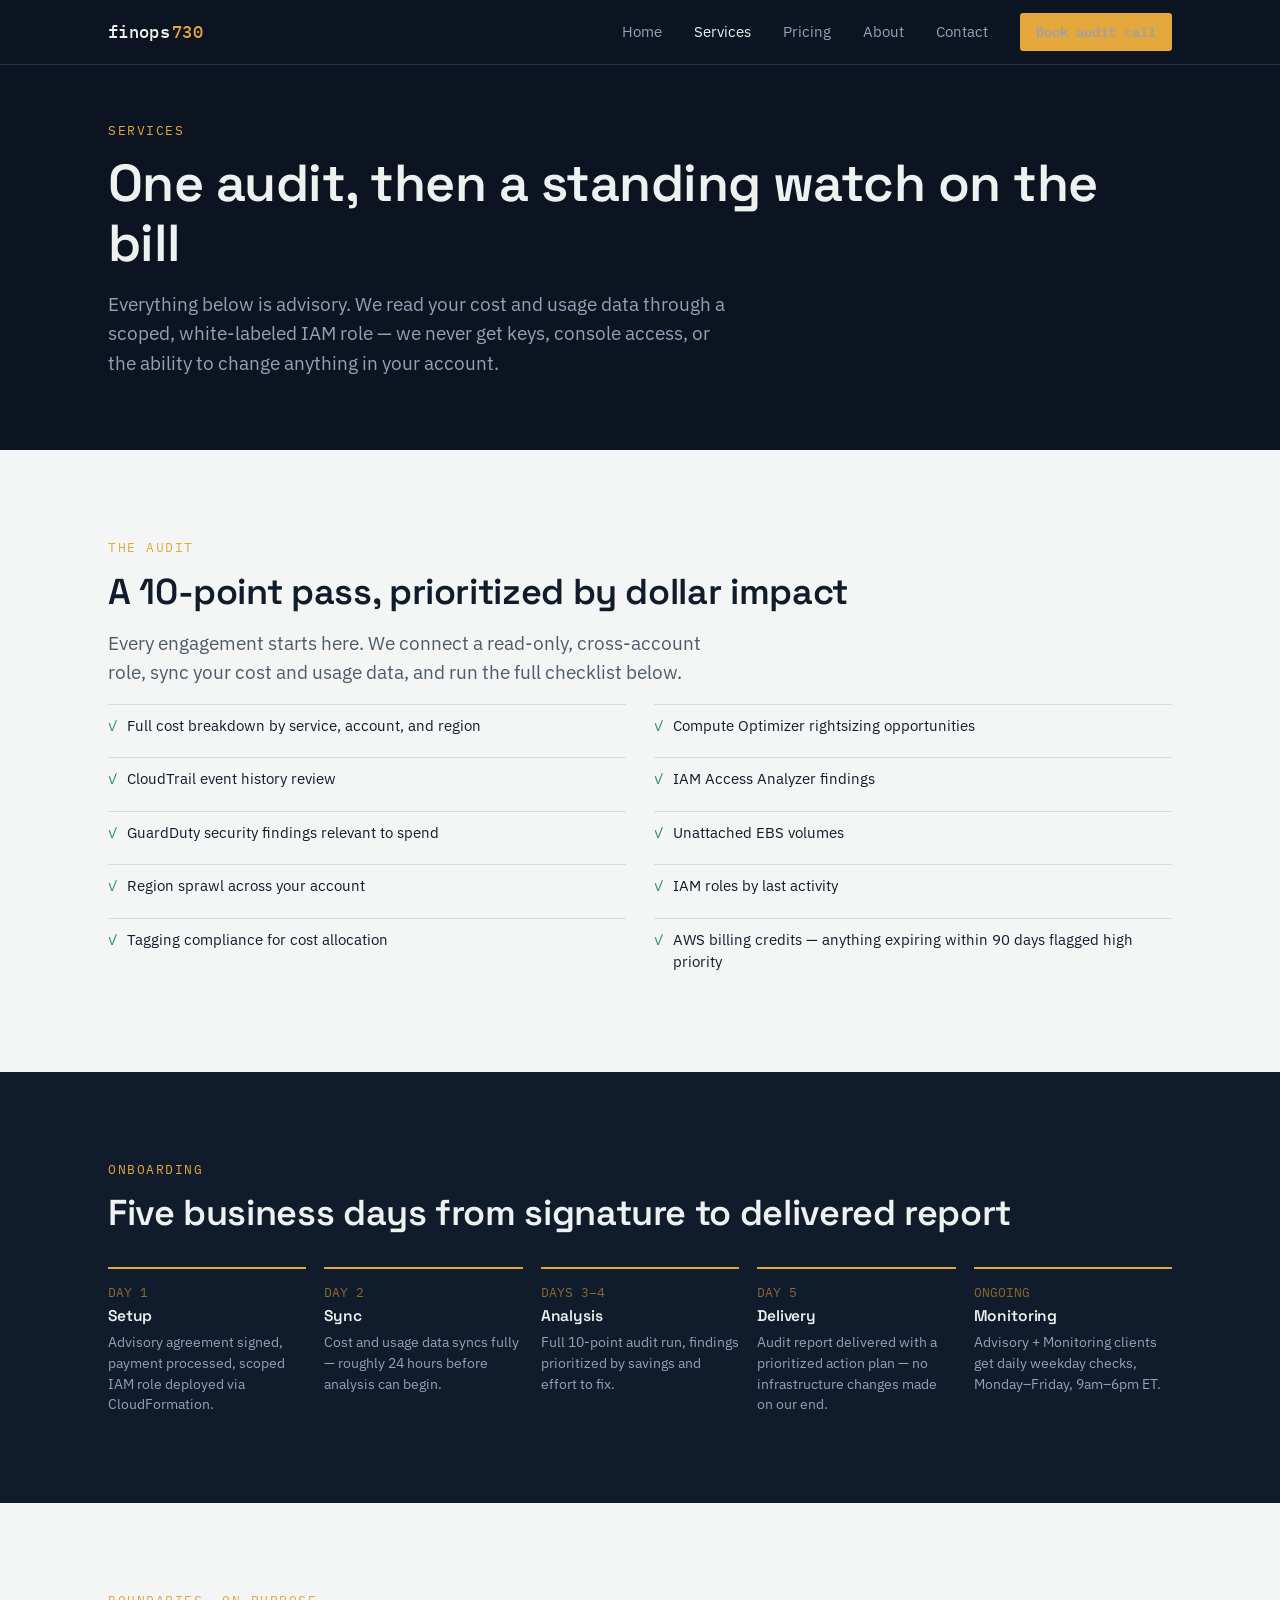
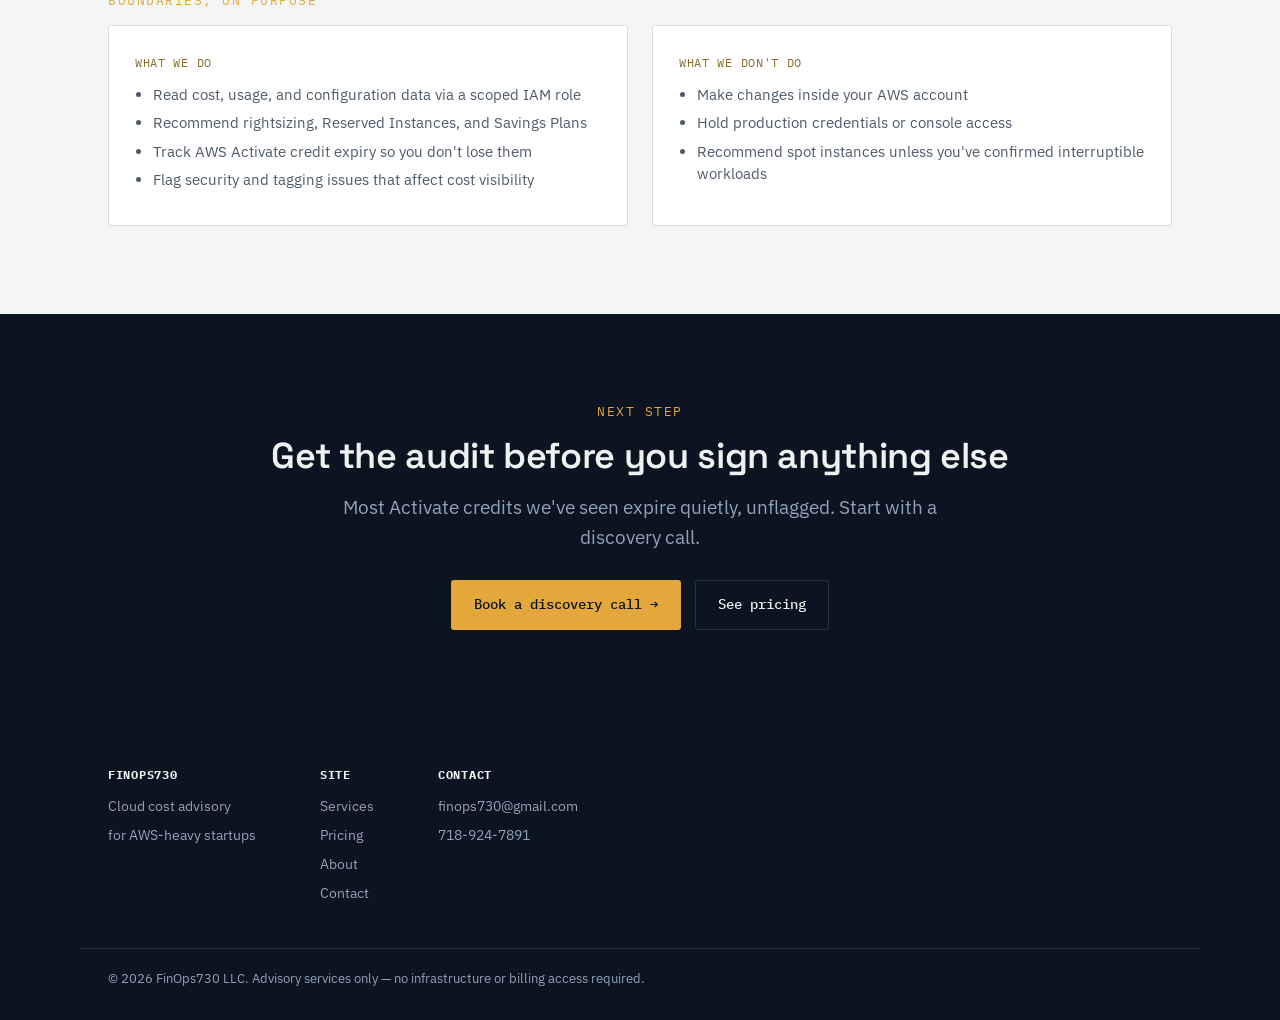
<file: services (1).html>
<!DOCTYPE html>
<html lang="en">
<head>
<meta charset="UTF-8">
<meta name="viewport" content="width=device-width, initial-scale=1.0">
<title>Services — FinOps730</title>
<meta name="description" content="What FinOps730 covers: a 10-point AWS audit, ongoing cost monitoring, and a 5-day onboarding timeline.">
<link rel="canonical" href="https://finops730.com/services.html">
<meta property="og:type" content="website">
<meta property="og:url" content="https://finops730.com/services.html">
<meta property="og:title" content="Services — FinOps730">
<meta property="og:description" content="What FinOps730 covers: a 10-point AWS audit, ongoing cost monitoring, and a 5-day onboarding timeline.">
<meta property="og:site_name" content="FinOps730">
<meta name="twitter:card" content="summary">
<meta name="twitter:title" content="Services — FinOps730">
<meta name="twitter:description" content="What FinOps730 covers: a 10-point AWS audit, ongoing cost monitoring, and a 5-day onboarding timeline.">
<link rel="preconnect" href="https://fonts.googleapis.com">
<link href="https://fonts.googleapis.com/css2?family=Fraunces:opsz,wght@9..144,500;9..144,600;9..144,700&family=Space+Grotesk:wght@500;600;700&family=IBM+Plex+Sans:wght@400;500;600&family=IBM+Plex+Mono:wght@400;500;600&display=swap" rel="stylesheet">
<link rel="stylesheet" href="style.css">
</head>
<body>

<nav class="nav">
  <div class="wrap">
    <a href="index.html" class="brand">finops<span class="accent">730</span></a>
    <button class="nav-toggle" aria-label="Toggle menu" onclick="document.querySelector('.nav-links').classList.toggle('open')">☰</button>
    <div class="nav-links">
      <a href="index.html">Home</a>
      <a href="services.html" class="active">Services</a>
      <a href="pricing.html">Pricing</a>
      <a href="about.html">About</a>
      <a href="contact.html">Contact</a>
      <a href="contact.html" class="nav-cta">Book audit call</a>
    </div>
  </div>
</nav>

<section class="section-dark tight">
  <div class="wrap">
    <p class="eyebrow">Services</p>
    <h1>One audit, then a standing watch on the bill</h1>
    <p class="lede">Everything below is advisory. We read your cost and usage data through a scoped, white-labeled IAM role — we never get keys, console access, or the ability to change anything in your account.</p>
  </div>
</section>

<section>
  <div class="wrap">
    <p class="eyebrow">The audit</p>
    <h2>A 10-point pass, prioritized by dollar impact</h2>
    <p class="lede">Every engagement starts here. We connect a read-only, cross-account role, sync your cost and usage data, and run the full checklist below.</p>
    <div class="checklist">
      <div>Full cost breakdown by service, account, and region</div>
      <div>Compute Optimizer rightsizing opportunities</div>
      <div>CloudTrail event history review</div>
      <div>IAM Access Analyzer findings</div>
      <div>GuardDuty security findings relevant to spend</div>
      <div>Unattached EBS volumes</div>
      <div>Region sprawl across your account</div>
      <div>IAM roles by last activity</div>
      <div>Tagging compliance for cost allocation</div>
      <div>AWS billing credits — anything expiring within 90 days flagged high priority</div>
    </div>
  </div>
</section>

<section class="section-raised">
  <div class="wrap">
    <p class="eyebrow">Onboarding</p>
    <h2>Five business days from signature to delivered report</h2>
    <div class="timeline" style="margin-top:32px;">
      <div class="tl-step">
        <div class="day">DAY 1</div>
        <h4>Setup</h4>
        <p>Advisory agreement signed, payment processed, scoped IAM role deployed via CloudFormation.</p>
      </div>
      <div class="tl-step">
        <div class="day">DAY 2</div>
        <h4>Sync</h4>
        <p>Cost and usage data syncs fully — roughly 24 hours before analysis can begin.</p>
      </div>
      <div class="tl-step">
        <div class="day">DAYS 3–4</div>
        <h4>Analysis</h4>
        <p>Full 10-point audit run, findings prioritized by savings and effort to fix.</p>
      </div>
      <div class="tl-step">
        <div class="day">DAY 5</div>
        <h4>Delivery</h4>
        <p>Audit report delivered with a prioritized action plan — no infrastructure changes made on our end.</p>
      </div>
      <div class="tl-step">
        <div class="day">ONGOING</div>
        <h4>Monitoring</h4>
        <p>Advisory + Monitoring clients get daily weekday checks, Monday–Friday, 9am–6pm ET.</p>
      </div>
    </div>
  </div>
</section>

<section>
  <div class="wrap">
    <p class="eyebrow">Boundaries, on purpose</p>
    <div class="grid-2">
      <div class="card">
        <span class="tag">What we do</span>
        <ul>
          <li>Read cost, usage, and configuration data via a scoped IAM role</li>
          <li>Recommend rightsizing, Reserved Instances, and Savings Plans</li>
          <li>Track AWS Activate credit expiry so you don't lose them</li>
          <li>Flag security and tagging issues that affect cost visibility</li>
        </ul>
      </div>
      <div class="card">
        <span class="tag">What we don't do</span>
        <ul>
          <li>Make changes inside your AWS account</li>
          <li>Hold production credentials or console access</li>
          <li>Recommend spot instances unless you've confirmed interruptible workloads</li>
        </ul>
      </div>
    </div>
  </div>
</section>

<section class="section-dark">
  <div class="wrap center">
    <p class="eyebrow">Next step</p>
    <h2>Get the audit before you sign anything else</h2>
    <p class="lede" style="margin:0 auto 8px;">Most Activate credits we've seen expire quietly, unflagged. Start with a discovery call.</p>
    <div class="cta-row" style="justify-content:center;">
      <a href="contact.html" class="btn btn-primary">Book a discovery call →</a>
      <a href="pricing.html" class="btn btn-ghost">See pricing</a>
    </div>
  </div>
</section>

<footer>
  <div class="wrap">
    <div class="footer-cols">
      <div class="footer-col">
        <h5>FinOps730</h5>
        <div>Cloud cost advisory</div>
        <div>for AWS-heavy startups</div>
      </div>
      <div class="footer-col">
        <h5>Site</h5>
        <div><a href="services.html">Services</a></div>
        <div><a href="pricing.html">Pricing</a></div>
        <div><a href="about.html">About</a></div>
        <div><a href="contact.html">Contact</a></div>
      </div>
      <div class="footer-col">
        <h5>Contact</h5>
        <div><a href="mailto:finops730@gmail.com">finops730@gmail.com</a></div>
        <div><a href="tel:+17189247891">718-924-7891</a></div>
      </div>
    </div>
  </div>
  <div class="wrap footer-bottom">
    © 2026 FinOps730 LLC. Advisory services only — no infrastructure or billing access required.
  </div>
</footer>

</body>
</html>
</file>
<file: style.css>
/* =========================================================
   FinOps730 — Design tokens
   Concept: the AWS bill as evidence. A ledger/console aesthetic
   built from the artifact this business actually produces —
   itemized line items, struck-through waste, recovered dollars.
   ========================================================= */

:root {
  /* Color */
  --ink:        #0B1420;   /* console background */
  --ink-raised: #101B2B;   /* panel background, one step up */
  --ink-line:   #223049;   /* hairlines on dark */
  --paper:      #F4F6F5;   /* light section background */
  --paper-line: #D8DEDC;   /* hairlines on light */
  --text-hi:    #EDF1F0;   /* primary text on dark */
  --text-lo:    #93A2B8;   /* secondary text on dark */
  --text-ink:   #101B2B;   /* primary text on paper */
  --text-ink-lo:#4E5B6B;   /* secondary text on paper */
  --gold:       #E3A73B;   /* signal / brand accent */
  --gold-dim:   #8A6A2C;
  --teal:       #2E8C74;   /* recovered / savings */
  --rust:       #C1543A;   /* waste / flagged cost */

  /* Type */
  --display: 'Space Grotesk', 'IBM Plex Sans', sans-serif;
  --body:    'IBM Plex Sans', -apple-system, sans-serif;
  --mono:    'IBM Plex Mono', 'JetBrains Mono', monospace;

  --radius: 3px;
}

* { box-sizing: border-box; }

html { scroll-behavior: smooth; }

body {
  margin: 0;
  background: var(--paper);
  color: var(--text-ink);
  font-family: var(--body);
  font-size: 16px;
  line-height: 1.55;
  -webkit-font-smoothing: antialiased;
}

img { max-width: 100%; display: block; }

a { color: inherit; }

.wrap {
  max-width: 1120px;
  margin: 0 auto;
  padding: 0 28px;
}

/* ---------- Nav ---------- */
.nav {
  background: var(--ink);
  color: var(--text-hi);
  position: sticky;
  top: 0;
  z-index: 50;
  border-bottom: 1px solid var(--ink-line);
}
.nav .wrap {
  display: flex;
  align-items: center;
  justify-content: space-between;
  height: 64px;
}
.brand {
  font-family: var(--mono);
  font-weight: 500;
  font-size: 17px;
  letter-spacing: 0.02em;
  text-decoration: none;
  color: var(--text-hi);
  display: flex;
  align-items: baseline;
  gap: 2px;
}
.brand .accent { color: var(--gold); }
.nav-links {
  display: flex;
  align-items: center;
  gap: 32px;
  font-size: 14.5px;
}
.nav-links a {
  text-decoration: none;
  color: var(--text-lo);
  transition: color .15s ease;
}
.nav-links a:hover, .nav-links a.active { color: var(--text-hi); }
.nav-cta {
  font-family: var(--mono);
  background: var(--gold);
  color: var(--ink);
  padding: 9px 16px;
  border-radius: var(--radius);
  font-size: 13.5px;
  font-weight: 500;
  text-decoration: none;
  white-space: nowrap;
}
.nav-toggle { display: none; background: none; border: 0; color: var(--text-hi); font-size: 24px; cursor: pointer; }

@media (max-width: 780px) {
  .nav-links { position: absolute; top: 64px; left: 0; right: 0; background: var(--ink); flex-direction: column; align-items: flex-start; padding: 8px 28px 24px; gap: 18px; border-bottom: 1px solid var(--ink-line); display: none; }
  .nav-links.open { display: flex; }
  .nav-toggle { display: block; }
}

/* ---------- Section rhythm ---------- */
section { padding: 88px 0; }
section.tight { padding: 56px 0; }
.section-dark { background: var(--ink); color: var(--text-hi); }
.section-raised { background: var(--ink-raised); color: var(--text-hi); }

.eyebrow {
  font-family: var(--mono);
  font-size: 12.5px;
  letter-spacing: 0.12em;
  text-transform: uppercase;
  color: var(--gold);
  margin: 0 0 14px;
}
.section-dark .eyebrow, .section-raised .eyebrow { color: var(--gold); }

h1, h2, h3, h4 {
  font-family: var(--display);
  font-weight: 600;
  margin: 0 0 16px;
  line-height: 1.15;
  letter-spacing: -0.01em;
}
h1 { font-size: clamp(34px, 5vw, 52px); }
h2 { font-size: clamp(26px, 3.4vw, 36px); }
h3 { font-size: 20px; }

p { margin: 0 0 16px; color: var(--text-ink-lo); }
.section-dark p, .section-raised p { color: var(--text-lo); }

.lede { font-size: 19px; max-width: 620px; }

.btn {
  display: inline-flex;
  align-items: center;
  gap: 8px;
  font-family: var(--mono);
  font-size: 14px;
  font-weight: 500;
  padding: 13px 22px;
  border-radius: var(--radius);
  text-decoration: none;
  border: 1px solid transparent;
  cursor: pointer;
}
.btn-primary { background: var(--gold); color: var(--ink); }
.btn-primary:hover { background: #eeb455; }
.btn-ghost { border-color: var(--ink-line); color: var(--text-hi); }
.btn-ghost:hover { border-color: var(--text-lo); }
.btn-ghost-light { border-color: var(--paper-line); color: var(--text-ink); }
.btn-ghost-light:hover { border-color: var(--text-ink-lo); }

.cta-row { display: flex; gap: 14px; flex-wrap: wrap; margin-top: 28px; }

/* ---------- Hero ledger (signature element) ---------- */
.hero {
  background: var(--ink);
  color: var(--text-hi);
  padding: 76px 0 96px;
}
.hero-grid {
  display: grid;
  grid-template-columns: 1.05fr 0.95fr;
  gap: 56px;
  align-items: center;
}
@media (max-width: 900px) {
  .hero-grid { grid-template-columns: 1fr; }
}

.ledger {
  background: var(--ink-raised);
  border: 1px solid var(--ink-line);
  border-radius: var(--radius);
  overflow: hidden;
  font-family: var(--mono);
  font-size: 13.5px;
}
.ledger-head {
  display: flex;
  justify-content: space-between;
  padding: 14px 18px;
  border-bottom: 1px solid var(--ink-line);
  color: var(--text-lo);
  font-size: 12px;
  letter-spacing: 0.05em;
}
.ledger-row {
  display: grid;
  grid-template-columns: 1fr auto auto;
  gap: 14px;
  padding: 13px 18px;
  border-bottom: 1px solid var(--ink-line);
  align-items: baseline;
}
.ledger-row:last-of-type { border-bottom: none; }
.ledger-item { color: var(--text-hi); }
.ledger-note { display: block; color: var(--text-lo); font-size: 11.5px; margin-top: 2px; font-family: var(--body); }
.ledger-was { color: var(--text-lo); text-decoration: line-through; text-align: right; min-width: 64px; }
.ledger-now { color: var(--teal); text-align: right; font-weight: 500; min-width: 64px; }
.ledger-total {
  display: flex;
  justify-content: space-between;
  padding: 16px 18px;
  background: rgba(46, 140, 116, 0.1);
  border-top: 1px solid var(--ink-line);
}
.ledger-total .label { color: var(--text-hi); }
.ledger-total .value { color: var(--teal); font-weight: 600; font-size: 15px; }

/* ---------- Stat strip ---------- */
.stat-strip {
  display: grid;
  grid-template-columns: repeat(3, 1fr);
  border-top: 1px solid var(--paper-line);
  border-bottom: 1px solid var(--paper-line);
}
.stat {
  padding: 30px 28px;
  border-right: 1px solid var(--paper-line);
}
.stat:last-child { border-right: none; }
.stat .num { font-family: var(--mono); font-size: 30px; font-weight: 500; color: var(--text-ink); }
.stat .label { font-size: 13px; color: var(--text-ink-lo); margin-top: 4px; }
@media (max-width: 700px) {
  .stat-strip { grid-template-columns: 1fr; }
  .stat { border-right: none; border-bottom: 1px solid var(--paper-line); }
}

/* ---------- Cards ---------- */
.grid-3 { display: grid; grid-template-columns: repeat(3, 1fr); gap: 24px; }
.grid-2 { display: grid; grid-template-columns: repeat(2, 1fr); gap: 24px; }
@media (max-width: 860px) { .grid-3, .grid-2 { grid-template-columns: 1fr; } }

.card {
  background: #fff;
  border: 1px solid var(--paper-line);
  border-radius: var(--radius);
  padding: 28px 26px;
}
.card .tag {
  font-family: var(--mono);
  font-size: 11.5px;
  color: var(--gold-dim);
  letter-spacing: 0.06em;
  text-transform: uppercase;
  margin-bottom: 10px;
  display: block;
}
.card ul { margin: 12px 0 0; padding-left: 18px; color: var(--text-ink-lo); font-size: 14.5px; }
.card li { margin-bottom: 6px; }

.card-dark {
  background: var(--ink-raised);
  border: 1px solid var(--ink-line);
  border-radius: var(--radius);
  padding: 28px 26px;
}
.card-dark h3 { color: var(--text-hi); }
.card-dark .tag { color: var(--gold); }

/* ---------- Pricing ---------- */
.tier {
  background: #fff;
  border: 1px solid var(--paper-line);
  border-radius: var(--radius);
  padding: 32px 28px;
  position: relative;
}
.tier.featured { border: 1px solid var(--gold); box-shadow: 0 0 0 1px var(--gold); }
.tier .badge {
  position: absolute;
  top: -12px; right: 24px;
  background: var(--gold);
  color: var(--ink);
  font-family: var(--mono);
  font-size: 11px;
  padding: 4px 10px;
  border-radius: var(--radius);
  letter-spacing: 0.04em;
}
.tier .price {
  font-family: var(--mono);
  font-size: 40px;
  font-weight: 600;
  color: var(--text-ink);
  margin: 10px 0 2px;
}
.tier .price span { font-size: 15px; font-weight: 400; color: var(--text-ink-lo); }
.tier .sub { font-size: 13px; color: var(--text-ink-lo); margin-bottom: 20px; }
.tier ul { list-style: none; margin: 20px 0 0; padding: 0; font-size: 14.5px; }
.tier li { padding: 8px 0; border-top: 1px solid var(--paper-line); display: flex; gap: 10px; }
.tier li:first-child { border-top: none; }
.tier li::before { content: "—"; color: var(--gold-dim); flex-shrink: 0; }

/* ---------- Timeline (real sequence: onboarding days) ---------- */
.timeline { display: grid; grid-template-columns: repeat(5, 1fr); gap: 18px; }
@media (max-width: 860px) { .timeline { grid-template-columns: 1fr; } }
.tl-step { border-top: 2px solid var(--gold); padding-top: 14px; }
.tl-step .day { font-family: var(--mono); font-size: 12.5px; color: var(--gold-dim); }
.tl-step h4 { font-size: 15.5px; margin: 6px 0 6px; }
.tl-step p { font-size: 13.5px; margin: 0; }

/* ---------- Footer ---------- */
footer {
  background: var(--ink);
  color: var(--text-lo);
  padding: 48px 0 32px;
  font-size: 13.5px;
}
footer .wrap { display: flex; justify-content: space-between; flex-wrap: wrap; gap: 24px; }
footer a { text-decoration: none; color: var(--text-lo); }
footer a:hover { color: var(--text-hi); }
.footer-cols { display: flex; gap: 64px; flex-wrap: wrap; }
.footer-col h5 { font-family: var(--mono); color: var(--text-hi); font-size: 12px; letter-spacing: 0.06em; text-transform: uppercase; margin: 0 0 12px; }
.footer-col div { margin-bottom: 8px; }
.footer-bottom { border-top: 1px solid var(--ink-line); margin-top: 36px; padding-top: 20px; font-size: 12.5px; }

/* ---------- Misc shared ---------- */
.divider { height: 1px; background: var(--paper-line); border: none; margin: 0; }
.center { text-align: center; }
.small { font-size: 13.5px; }
.mono { font-family: var(--mono); }

.compare-table { width: 100%; border-collapse: collapse; font-size: 14.5px; margin-top: 8px; }
.compare-table th, .compare-table td { text-align: left; padding: 12px 14px; border-bottom: 1px solid var(--ink-line); }
.compare-table th { font-family: var(--mono); font-size: 12px; color: var(--text-lo); font-weight: 500; letter-spacing: 0.04em; text-transform: uppercase; }
.compare-table td { color: var(--text-hi); }
.compare-table .hi { color: var(--gold); font-family: var(--mono); }

.checklist { display: grid; grid-template-columns: repeat(2, 1fr); gap: 10px 28px; font-size: 14.5px; margin-top: 8px; }
@media (max-width: 700px) { .checklist { grid-template-columns: 1fr; } }
.checklist div { display: flex; gap: 10px; padding: 10px 0; border-top: 1px solid var(--paper-line); }
.checklist div::before { content: "✓"; font-family: var(--mono); color: var(--teal); flex-shrink: 0; }

.contact-form { display: grid; gap: 16px; max-width: 560px; }
.contact-form label { font-size: 13px; font-family: var(--mono); color: var(--text-lo); display: block; margin-bottom: 6px; }
.contact-form input, .contact-form select, .contact-form textarea {
  width: 100%;
  background: var(--ink-raised);
  border: 1px solid var(--ink-line);
  border-radius: var(--radius);
  color: var(--text-hi);
  padding: 11px 13px;
  font-family: var(--body);
  font-size: 14.5px;
}
.contact-form textarea { min-height: 120px; resize: vertical; }
.contact-form input:focus, .contact-form select:focus, .contact-form textarea:focus {
  outline: 2px solid var(--gold);
  outline-offset: 1px;
}

@media (prefers-reduced-motion: reduce) {
  html { scroll-behavior: auto; }
}
</file>
